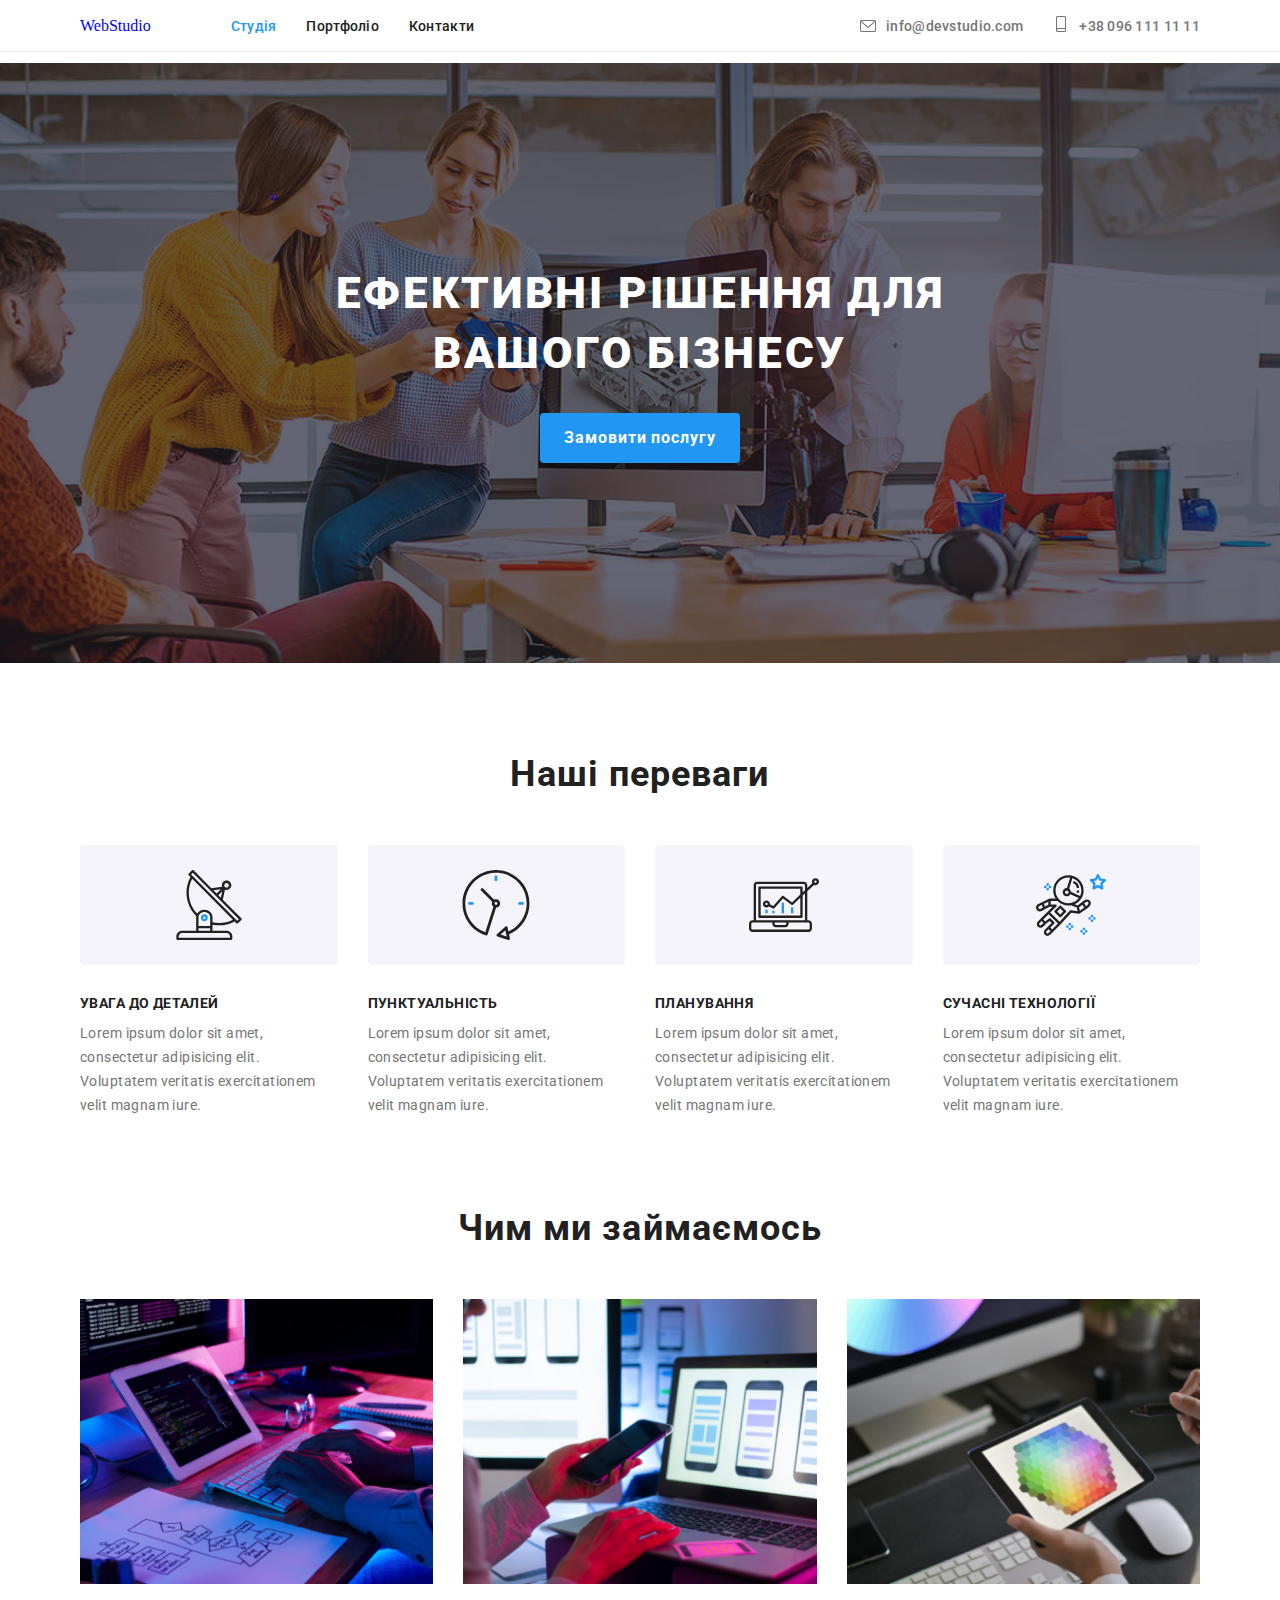
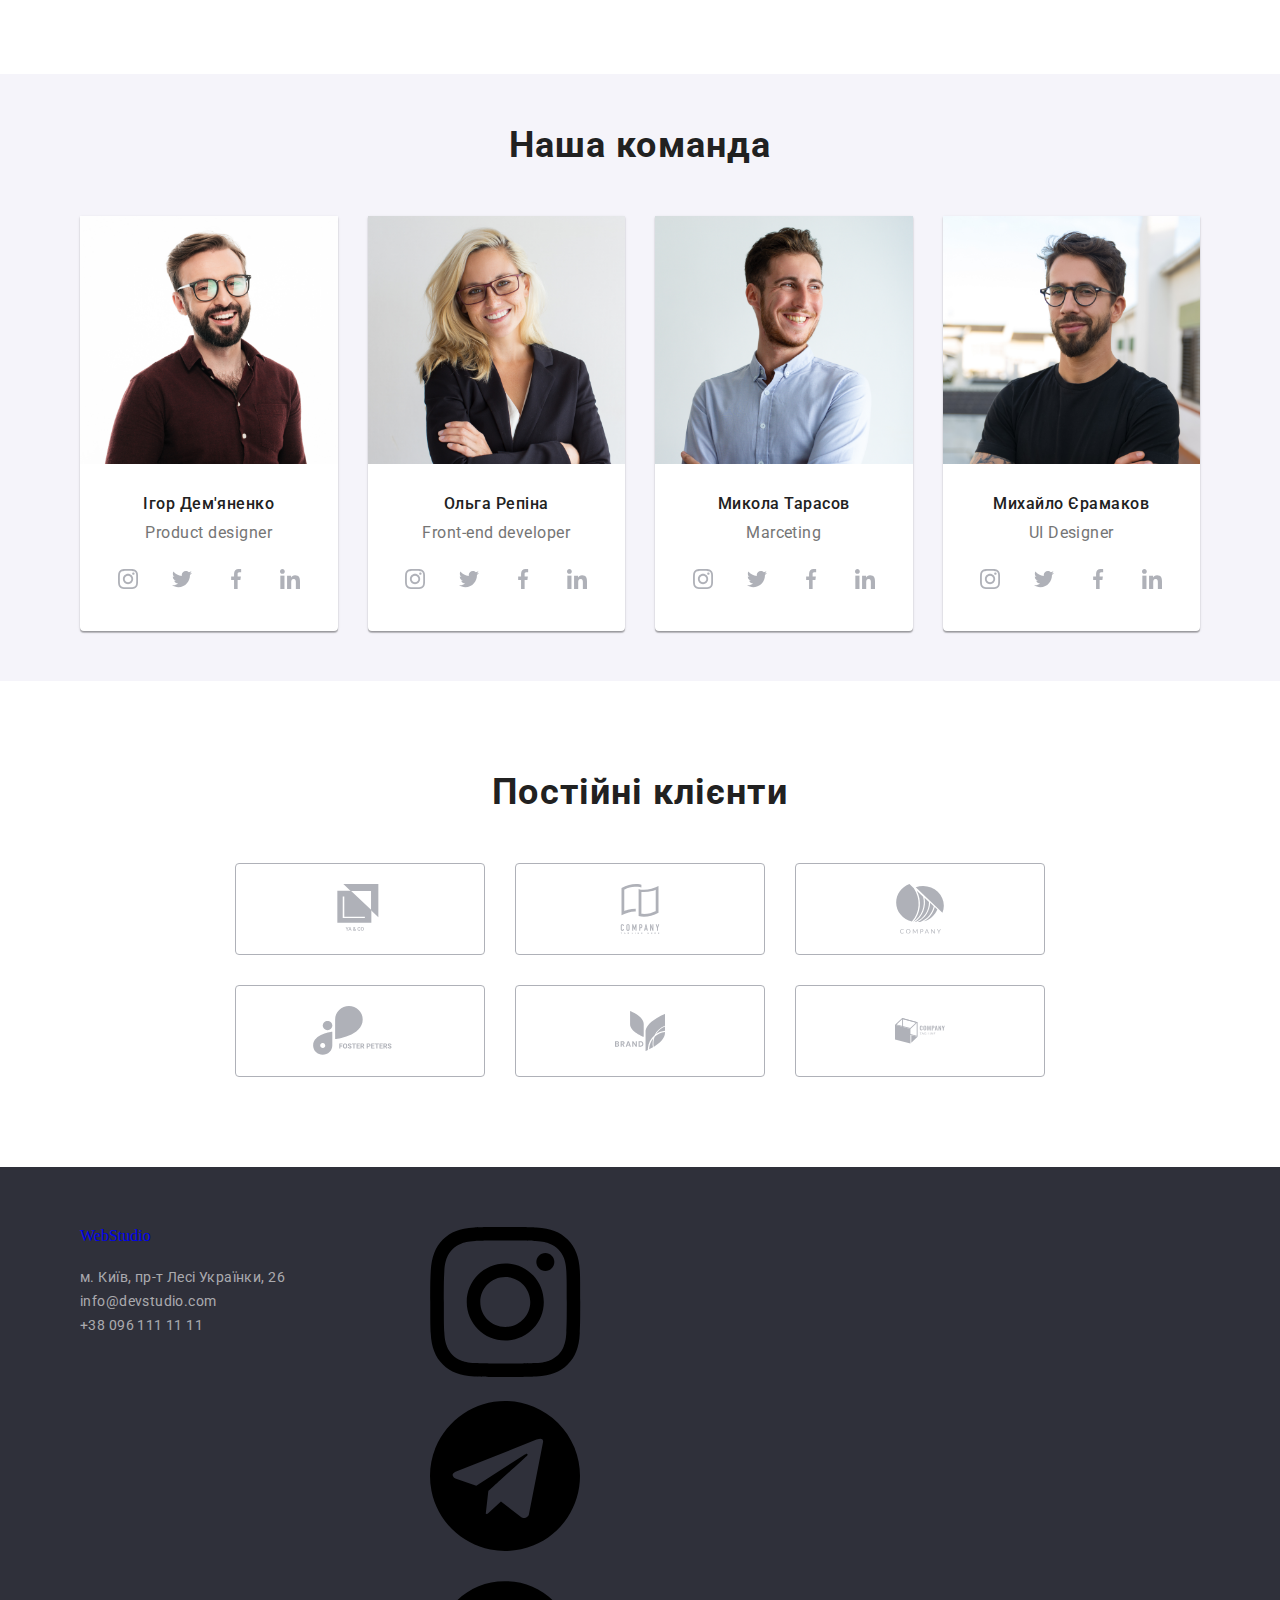
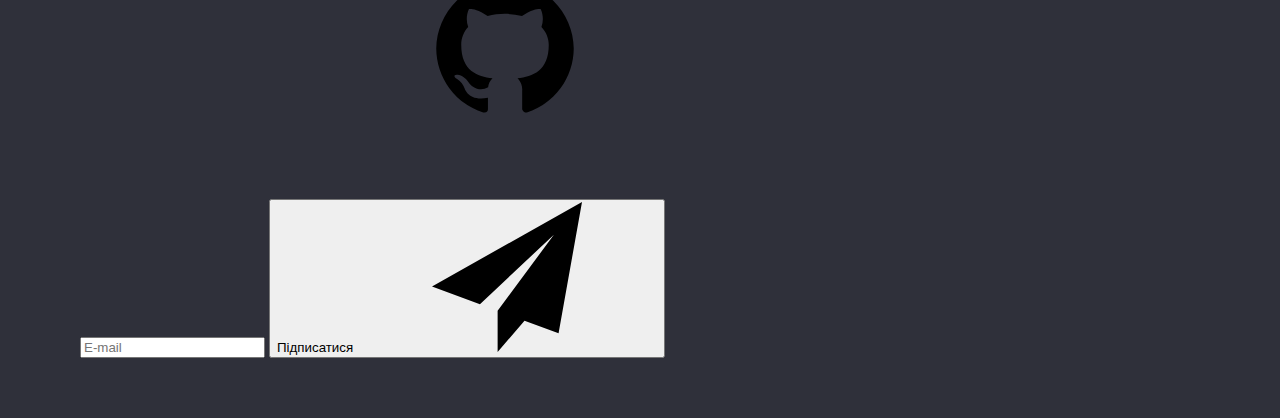
<file: index.html>
<!DOCTYPE html>
<html lang="en">
<head>
    <meta charset="UTF-8">
    <meta http-equiv="X-UA-Compatible" content="IE=edge">
    <meta name="viewport" content="width=device-width, initial-scale=1.0">
    <title>WebStudio</title>
    <link rel="preconnect" href="https://fonts.googleapis.com">
    <link rel="preconnect" href="https://fonts.gstatic.com" crossorigin>
    <link href="https://fonts.googleapis.com/css2?family=Raleway:wght@700&family=Roboto:wght@400;500;700&display=swap" rel="stylesheet">
    <link rel="icon" href="./photos-studio/logo1.ico">
    <link rel="stylesheet" href="./css/main.css">
    <link rel="stylesheet" href="https://cdnjs.cloudflare.com/ajax/libs/font-awesome/5.11.2/css/all.min.css">
</head>
<body>
    <div class="wrapper">
        <header>
            <div class="container">
                <div class="header-nav">
                    <a href="#" class="logo"><span class="web">Web</span><span class="studio">Studio</span></a>
                    <div class="header-nav-item">
                        <a href="./index.html" active>Студія</a>
                        <a href="./portfolio.html">Портфоліо</a>
                        <a href="#">Контакти</a>
                    </div>
                </div>
                <div class="header-contacts">
                    <div class="header-contacts-item">
                        <svg class="email"><use href="./symbol-defs.svg#icon-email"></use><a href="mailto:info@devstudio.com"></a></svg>
                        <a href="mailto:info@devstudio.com">info@devstudio.com</a>
                    </div>
                    <div class="header-contacts-item">
                        <a href="tel: +38 096 111 11 11"><svg class="smartphone"><use href="./symbol-defs.svg#icon-smartphone"></use></svg></a>
                        <a href="tel: +38 096 111 11 11">+38 096 111 11 11</a>
                    </div>
                </div>
                <div class="menu-btn">
                    <span class="menu-btn-line"></span>
                    <span class="menu-btn-line"></span>
                    <span class="menu-btn-line"></span>
                </div>
                <div class="menu">
                    <div class="menu-navigation">
                        <a href="./index.html" active>Студія</a>
                        <a href="./portfolio.html">Портфоліо</a>
                        <a href="#">Контакти</a>
                    </div>
                    <div class="menu-contacts">
                        <div class="menu-contacts-item">
                            <a href="tel: +38 096 111 11 11">+38 096 111 11 11</a>
                            <a href="mailto:info@devstudio.com">info@devstudio.com</a>
                        </div>
                        <div class="menu-soc-media">
                            <a href="#">Instagram</a>
                            <div class="vl"></div>
                            <a href="#">Twitter</a>
                            <div class="vl"></div>
                            <a href="#">Facebook</a>
                            <div class="vl"></div>
                            <a href="#">LinkedIn</a>
                        </div>
                    </div>
                </div>
            </div>
        </header>
        <main>
            <section class="hero">
                <div class="container">
                    <h1>Ефективні рішення для вашого бізнесу</h1>
                    <button id="open-modal-btn" class="service" type="submit">Замовити послугу</button>
                </div>
            </section>
            <section class="benefits">
                <div class="container">
                    <h3>Наші переваги</h3>
                    <div class="benefits-list">
                        <div class="benefits-item">
                            <div class="benefits-item-icon">
                                <svg><use href="./symbol-defs.svg#icon-antenna"></use></svg>
                            </div>
                            <div class="benefits-item-text">
                                <h4>Увага до деталей</h4>
                                <p>Lorem ipsum dolor sit amet, consectetur adipisicing elit. 
                                    Voluptatem veritatis exercitationem velit magnam iure.
                                </p>
                            </div>
                        </div>
                        <div class="benefits-item">
                            <div class="benefits-item-icon">
                                <svg><use href="./symbol-defs.svg#icon-clock"></use></svg>
                            </div>
                            <div class="benefits-item-text">
                                <h4>Пунктуальність</h4>
                                <p>Lorem ipsum dolor sit amet, consectetur adipisicing elit. 
                                    Voluptatem veritatis exercitationem velit magnam iure.
                                </p>
                            </div>
                        </div>
                        <div class="benefits-item">
                            <div class="benefits-item-icon">
                                <svg><use href="./symbol-defs.svg#icon-diagram"></use></svg>
                            </div>
                            <div class="benefits-item-text">
                                <h4>Планування</h4>
                                <p>Lorem ipsum dolor sit amet, consectetur adipisicing elit. 
                                    Voluptatem veritatis exercitationem velit magnam iure.
                                </p>
                            </div>
                        </div>
                        <div class="benefits-item">
                            <div class="benefits-item-icon">
                                <svg><use href="./symbol-defs.svg#icon-astronaut"></use></svg>
                            </div>
                            <div class="benefits-item-text">
                                <h4>Сучасні технології</h4>
                                <p>Lorem ipsum dolor sit amet, consectetur adipisicing elit. 
                                    Voluptatem veritatis exercitationem velit magnam iure.
                                </p>
                            </div>
                        </div>
                    </div>
                </div>
            </section>
            <section class="activity">
                <div class="container">
                    <h3>Чим ми займаємось</h3>
                    <div class="activity-list">
                        <div class="activity-item">
                            <img src="./photos-studio/box-1.png" alt="Dekstop apps">
                            <div class="overflow-act">Десктопні застосунки</div>
                        </div>
                        <div class="activity-item">
                            <img src="./photos-studio/box-2.png" alt="Mobile apps">
                            <div class="overflow-act">Мобільні застосунки</div>
                        </div>
                        <div class="activity-item">
                            <img src="./photos-studio/box-3.png" alt="Design solutions">
                            <div class="overflow-act">Дизайнерські рішення</div>
                        </div>
                    </div>
                </div>
            </section>
            <section class="team">
                <div class="container">
                    <h3 class="our-team">Наша команда</h3>
                    <div class="members">
                        <div class="member">
                            <img src="./photos-studio/member-1.png" alt="Ігор Дем'яненко">
                            <div class="member-text">
                                <h4>Ігор Дем'яненко</h4>
                                <p>Product designer</p>
                            </div>
                            <div class="member-media">
                                <a href="#"><svg><use href="./symbol-defs.svg#icon-instagram"></use></svg></a>
                                <a href="#"><svg><use href="./symbol-defs.svg#icon-twitter"></use></svg></a>
                                <a href="#"><svg><use href="./symbol-defs.svg#icon-facebook"></use></svg></a>
                                <a href="#"><svg><use href="./symbol-defs.svg#icon-linkedin"></use></svg></a>
                            </div>
                        </div>
                        <div class="member">
                            <img src="./photos-studio/member-2.png" alt="Ольга Репіна">
                            <div class="member-text">
                                <h4>Ольга Репіна</h4>
                                <p>Front-end developer</p>
                            </div>
                            <div class="member-media">
                                <a href="#"><svg><use href="./symbol-defs.svg#icon-instagram"></use></svg></a>
                                <a href="#"><svg><use href="./symbol-defs.svg#icon-twitter"></use></svg></a>
                                <a href="#"><svg><use href="./symbol-defs.svg#icon-facebook"></use></svg></a>
                                <a href="#"><svg><use href="./symbol-defs.svg#icon-linkedin"></use></svg></a>
                            </div>
                        </div>
                        <div class="member">
                            <img src="./photos-studio/member-3.png" alt="Микола Тарасов">
                            <div class="member-text">
                                <h4>Микола Тарасов</h4>
                                <p>Marceting</p>
                            </div>
                            <div class="member-media">
                                <a href="#"><svg><use href="./symbol-defs.svg#icon-instagram"></use></svg></a>
                                <a href="#"><svg><use href="./symbol-defs.svg#icon-twitter"></use></svg></a>
                                <a href="#"><svg><use href="./symbol-defs.svg#icon-facebook"></use></svg></a>
                                <a href="#"><svg><use href="./symbol-defs.svg#icon-linkedin"></use></svg></a>
                            </div>
                        </div>
                        <div class="member">
                            <img src="./photos-studio/member-4.png" alt="Михайло Єрамаков">
                            <div class="member-text">
                                <h4>Михайло Єрамаков</h4>
                                <p>UI Designer</p>           
                            </div>
                            <div class="member-media">
                                <a href="#"><svg><use href="./symbol-defs.svg#icon-instagram"></use></svg></a>
                                <a href="#"><svg><use href="./symbol-defs.svg#icon-twitter"></use></svg></a>
                                <a href="#"><svg><use href="./symbol-defs.svg#icon-facebook"></use></svg></a>
                                <a href="#"><svg><use href="./symbol-defs.svg#icon-linkedin"></use></svg></a>
                            </div>
                        </div>
                    </div>
                </div>
            </section>
            <section class="clients">
                <div class="container">
                    <h3>Постійні клієнти</h3>
                    <div class="clients-list">
                        <div class="clietns-item"><svg><use href="./symbol-defs.svg#icon-ya-co"></use></svg></div>
                        <div class="clietns-item"><svg><use href="./symbol-defs.svg#icon-tagline"></use></svg></div>
                        <div class="clietns-item"><svg><use href="./symbol-defs.svg#icon-company"></use></svg></div>
                        <div class="clietns-item"><svg><use href="./symbol-defs.svg#icon-foster-peters"></use></svg></div>
                        <div class="clietns-item"><svg><use href="./symbol-defs.svg#icon-brand"></use></svg></div>
                        <div class="clietns-item"><svg><use href="./symbol-defs.svg#icon-company-tagline"></use></svg></div>
                    </div>
                </div>
            </section>
        </main>
        <footer>
            <div class="container">
                <div class="footer-contacts">
                    <a href="#" class="logo"><span class="web">Web</span><span class="studio">Studio</span></a>
                    <div class="footer-contacts-text">
                        <a href="">м. Київ, пр-т Лесі Українки, 26</a>
                        <a href="mailto:info@devstudio.com">info@devstudio.com</a>
                        <a href="tel: +38 096 111 11 11">+38 096 111 11 11</a>
                    </div>
                </div>
                <div class="footer-media">
                    <a href="#"><svg><use href="./symbol-defs.svg#icon-instagram"></use></svg></a>
                                <a href="#"><svg><use href="./symbol-defs.svg#icon-telegram"></use></svg></a>
                                <a href="#"><svg><use href="./symbol-defs.svg#icon-github"></use></svg></a>
                </div>
                <div class="footer-media">
                    <form>
                        <input type="email" pattern="[a-z0-9._%+-]+@[a-z0-9.-]+.[a-z]{2,4}" placeholder="E-mail">
                        <button type="submit">Підписатися <svg><use href="./symbol-defs.svg#icon-send"></use></svg></button>
                    </form>
                </div>
            </div>
        </footer>
        <div class="modal" id="my-modal">
            <div class="modal__box">
                <button class="modal__close-btn" id="close-my-modal-btn">
                    <svg><use href="symbol-defs.svg#icon-cross"></use></svg>
                </button>
                <h3>Залиште свої дані, ми вам зателефонуємо</h3>
                <form action="#" class="modal-form" id="modal-form">
                    <div class="form-item">
                        <label for="formName">Ім'я</label>
                        <input 
                            id="formName" 
                            type="text" 
                            name="name" 
                            class="_req" 
                            pattern="^[a-zA-Zа-яА-Я]+(([' -][a-zA-Zа-яА-Я ])?[a-zA-Zа-яА-Я]*)*$"
                            required
                        >
                    </div>
                    <div class="form-item">
                        <label for="formNumber">Телефон</label>
                        <input 
                            id="formNumber" 
                            type="tel" 
                            name="tel" 
                            class="_req"
                            pattern="\+?\d{1,4}?[-.\s]?\(?\d{1,3}?\)?[-.\s]?\d{1,4}[-.\s]?\d{1,4}[-.\s]?\d{1,9}"
                            required
                        >
                    </div>
                    <div class="form-item">
                        <label for="formEmail">Пошта</label>
                        <input 
                            id="formEmail"  
                            name="email" 
                            class="_req_email" 
                            pattern="[a-z0-9._%+-]+@[a-z0-9.-]+.[a-z]{2,4}"
                            required
                        >
                    </div>
                    <div class="form-item">
                        <label for="formMessage">Коментарі</label>
                        <textarea id="formMessage" name="message" placeholder="Введіть текст"></textarea>
                    </div>
                    <div class="form-item-check">
                        <input id="formAgreement" type="checkbox" class="checkbox-input _req" name="agreement"/>
                        <label for="formAgreement" class="checkbox-label"><span>Погоджуюсь з розсилкою і приймаю <a href="#">Умови договору</a></span></label>
                    </div>
                    <button type="submit" class="send" id="close-modal-btn">Надіслати</button>
                </form>    
            </div>
        </div>
    </div>
    <script src="./script.js"></script>
</body>
</html>
</file>
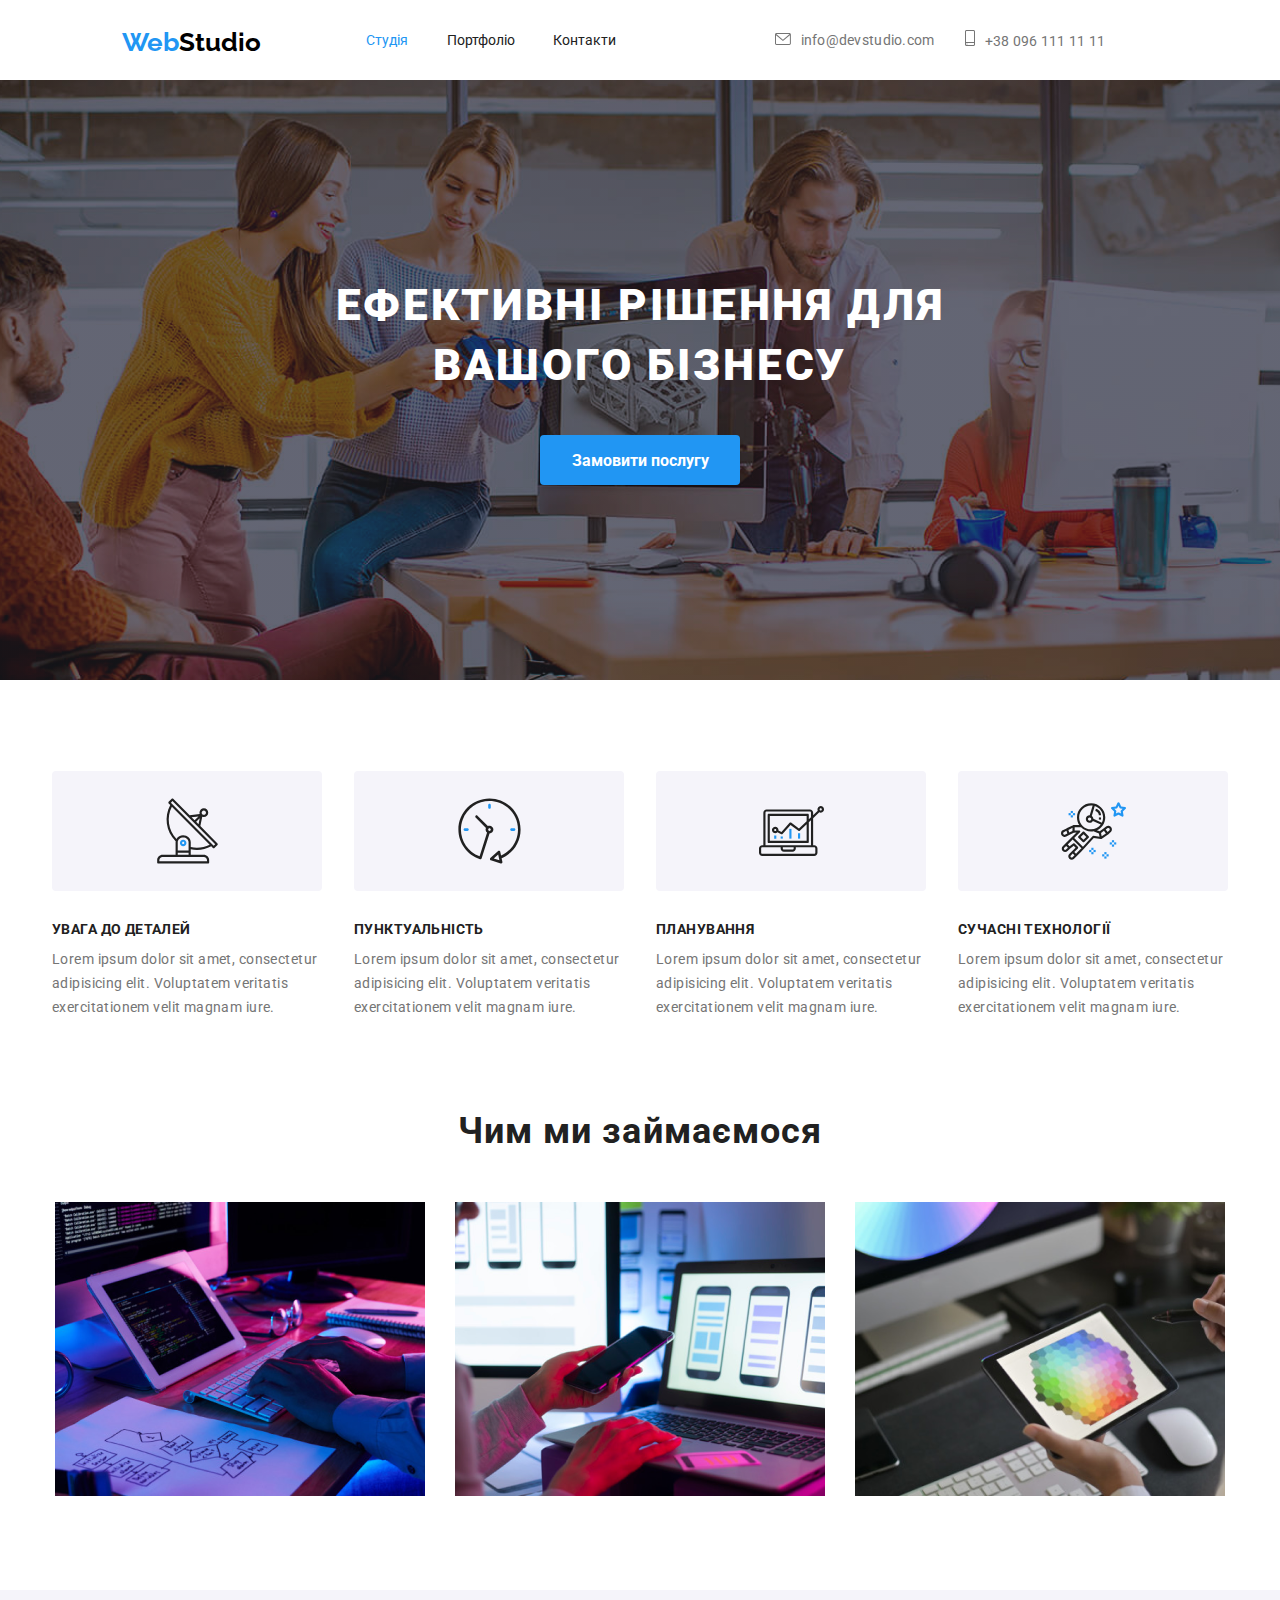
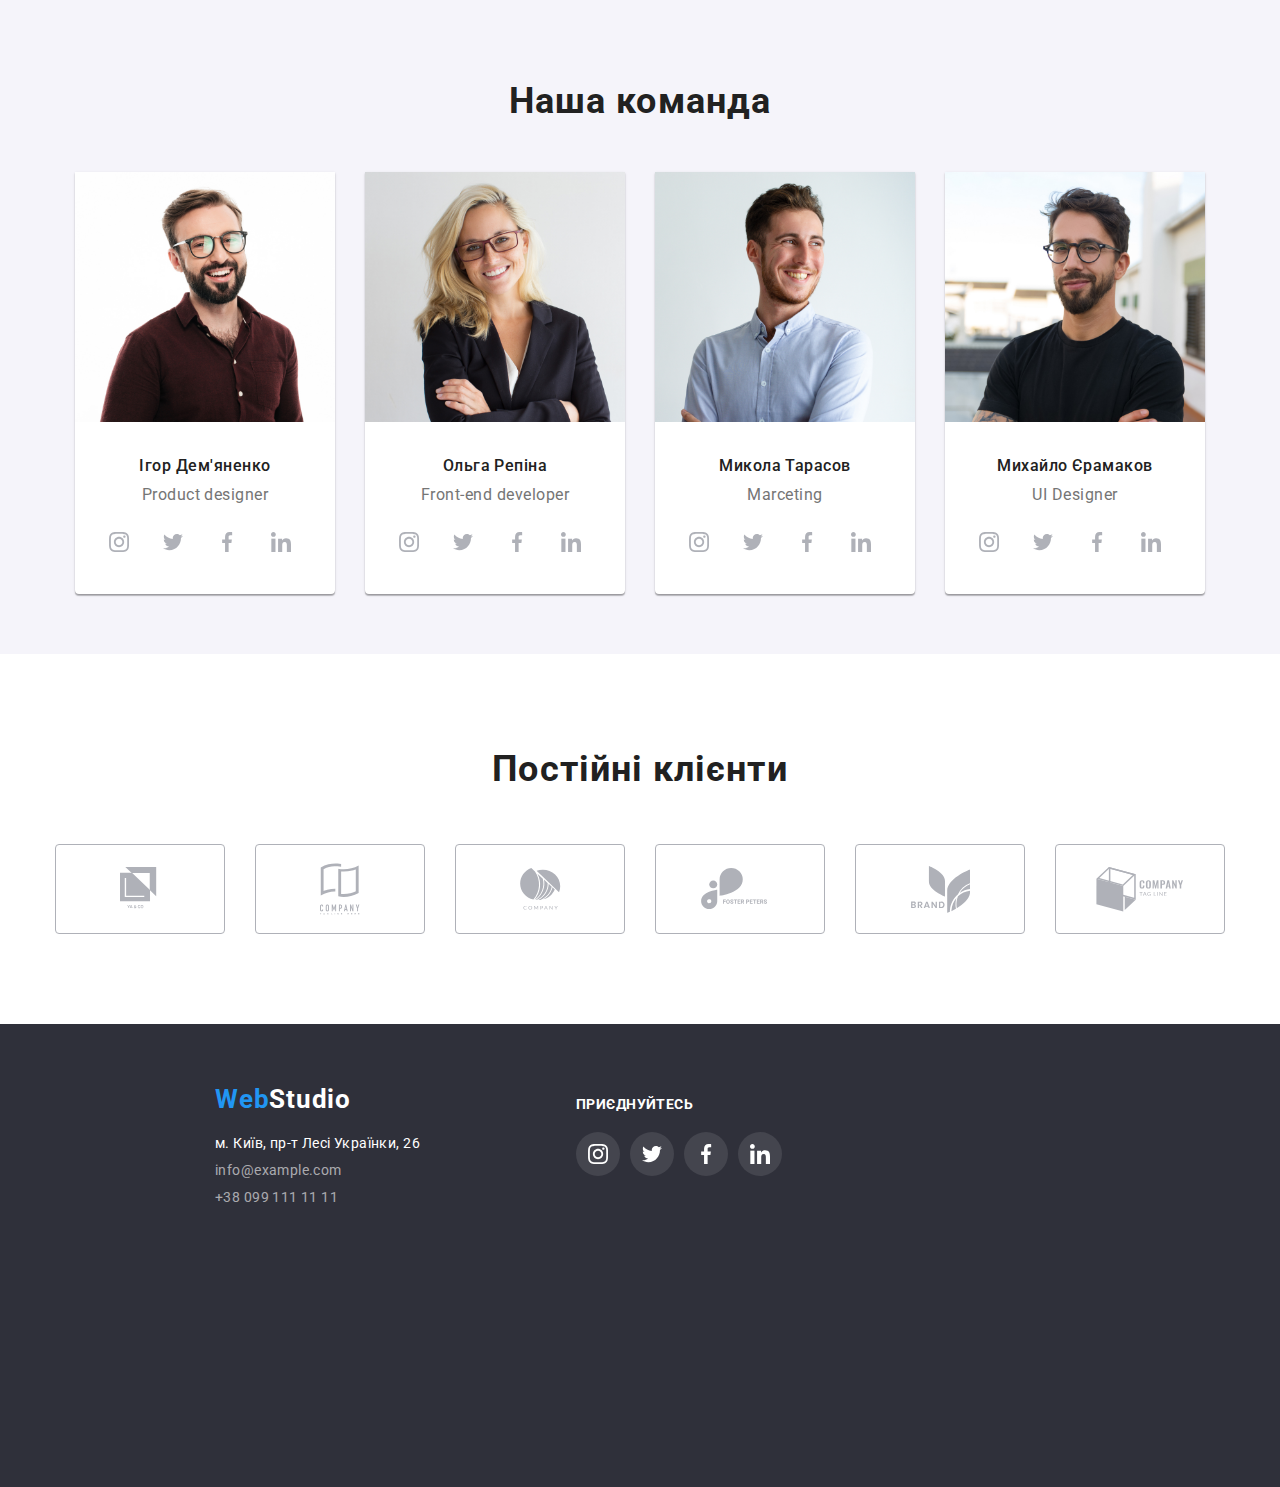
<file: page-1/index.html>
<!DOCTYPE html>
<html lang="en">
<head>
    <meta charset="UTF-8">
    <meta http-equiv="X-UA-Compatible" content="IE=edge">
    <meta name="viewport" content="width=device-width, initial-scale=1.0">
    <title>WebStudio</title>
    <link rel="stylesheet" href="style.css">
    <link rel="stylesheet" href="adaptive.css">
    <link rel="preconnect" href="https://fonts.googleapis.com">
    <link rel="preconnect" href="https://fonts.gstatic.com" crossorigin>
    <link href="https://fonts.googleapis.com/css2?family=Raleway:wght@700&family=Roboto:wght@400;500;700&display=swap" rel="stylesheet">
    <link rel="icon" href="./img-page-1/icon_2.ico">
</head>
<body>
    <header class="page-header">
        <div class="container">
            <h1><a href="#" class="logo"><span class="web">Web</span><span class="studio">Studio</span></a></h1>
            <nav>
                <a href="/page-2/"><svg class="icon icon-menu"><use href="./symbol-defs.svg#icon-menu"></use></svg></a>
                <ul class="nav_menu">
                    <li><a href="#" class="page-studio">Студія</a></li>
                    <li><a href="/page-2/">Портфоліо</a></li>
                    <li><a href="#">Контакти</a></li>
                </ul>
            </nav>
            <div class="nav_2">
                <ul class="contacts">
                    <li>
                        <a href="mailto:info@devstudio.com"><svg class="envelope">
                            <use href="./symbol-defs.svg#icon-envelope"></use>
                        </svg>info@devstudio.com</a>
                    </li>
                    <li>
                        <a href="tel: +38 096 111 11 11"><svg class="smartphone">
                            <use href="./symbol-defs.svg#icon-smartphone"> </use>
                        </svg>+38 096 111 11 11</a>
                    </li>
                </ul>
            </div>
        </div>
    </header>
    <main>
        <section class="hero">
            <p>Ефективні рішення для вашого бізнесу</p>
            <button class="started"><a href="#">Замовити послугу</a></button>
        </section>
        <table class="first_table">
        <tr>
            <td>
                <div>
                    <svg><use href="./symbol-defs.svg#icon-antenna"></use></svg>
                </div>
                <h4>Увага до деталей</h4>
                <p>Lorem ipsum dolor sit amet, consectetur adipisicing elit. Voluptatem veritatis exercitationem velit magnam iure.</p>
            </td>
            <td>
                <div>
                    <svg><use href="./symbol-defs.svg#icon-clock"></use></svg>
                </div>
                <h4>Пунктуальність</h4>
                <p>Lorem ipsum dolor sit amet, consectetur adipisicing elit. Voluptatem veritatis exercitationem velit magnam iure.</p>
            </td>
            <td>
                <div>
                    <svg><use href="./symbol-defs.svg#icon-diagram"></use></svg>
                </div>
                <h4>Планування</h4>
                <p>Lorem ipsum dolor sit amet, consectetur adipisicing elit. Voluptatem veritatis exercitationem velit magnam iure.</p>
            </td>
            <td>
                <div>
                    <svg><use href="./symbol-defs.svg#icon-astronaut"></use></svg>
                </div>
                <h4>Сучасні технології</h4>
                <p>Lorem ipsum dolor sit amet, consectetur adipisicing elit. Voluptatem veritatis exercitationem velit magnam iure.</p>
            </td>
        </tr>
        </table>
        <h2 class="f_h2">Чим ми займаємося</h2>
        <ul class="photo_ul">
            <li><img src="./img-page-1/img.png" alt="photo_1"></li>
            <li><img src="./img-page-1/img(1).png" alt="photo_2"></li>
            <li><img src="./img-page-1/img(2).png" alt="photo_3"></li>
        </ul>
        <section class="team">
            <h2 class="our_team">Наша команда</h2>
            <div class="members">
                <div class="member">
                    <img src="./img-page-1/member_1.jpg" alt="member_1">
                    <h4>Ігор Дем'яненко</h4>
                    <p>Product designer</p>
                    <ul>
                        <li><a href=""><div><svg><use href="./symbol-defs.svg#icon-instagram"></use></svg></div></a></li>
                        <li><a href=""><div><svg><use href="./symbol-defs.svg#icon-twitter"></use></svg></div></a></li>
                        <li><a href=""><div><svg><use href="./symbol-defs.svg#icon-facebook"></use></svg></div></a></li>
                        <li><a href=""><div><svg><use href="./symbol-defs.svg#icon-linkedin"></use></svg></div></a></li>
                    </ul>
                </div>
                <div class="member">
                    <img src="./img-page-1/member_2.jpg" alt="member_2">
                    <h4>Ольга Репіна</h4>
                    <p>Front-end developer</p>
                    <ul>
                        <li><a href=""><div><svg><use href="./symbol-defs.svg#icon-instagram"></use></svg></div></a></li>
                        <li><a href=""><div><svg><use href="./symbol-defs.svg#icon-twitter"></use></svg></div></a></li>
                        <li><a href=""><div><svg><use href="./symbol-defs.svg#icon-facebook"></use></svg></div></a></li>
                        <li><a href=""><div><svg><use href="./symbol-defs.svg#icon-linkedin"></use></svg></div></a></li>
                    </ul>
                </div>
                <div class="member">
                    <img src="./img-page-1/member_3.jpg" alt="member_3">
                    <h4>Микола Тарасов</h4>
                    <p>Marceting</p>
                    <ul>
                        <li><a href=""><div><svg><use href="./symbol-defs.svg#icon-instagram"></use></svg></div></a></li>
                        <li><a href=""><div><svg><use href="./symbol-defs.svg#icon-twitter"></use></svg></div></a></li>
                        <li><a href=""><div><svg><use href="./symbol-defs.svg#icon-facebook"></use></svg></div></a></li>
                        <li><a href=""><div><svg><use href="./symbol-defs.svg#icon-linkedin"></use></svg></div></a></li>
                    </ul>
                </div>
                <div class="member">
                    <img src="./img-page-1/member_4.jpg" alt="member_4">
                    <h4>Михайло Єрамаков</h4>
                    <p>UI Designer</p>
                    <ul>
                        <li><a href=""><div><svg><use href="./symbol-defs.svg#icon-instagram"></use></svg></div></a></li>
                        <li><a href=""><div><svg><use href="./symbol-defs.svg#icon-twitter"></use></svg></div></a></li>
                        <li><a href=""><div><svg><use href="./symbol-defs.svg#icon-facebook"></use></svg></div></a></li>
                        <li><a href=""><div><svg><use href="./symbol-defs.svg#icon-linkedin"></use></svg></div></a></li>
                    </ul>
                </div>
            </div>
        </section>
        <section class="clients">
            <h2>Постійні клієнти</h2>
            <ul>
                <li><div><svg><use href="./symbol-defs.svg#icon-logo-1"></use></svg></div></li>
                <li><div><svg><use href="./symbol-defs.svg#icon-logo-2"></use></svg></div></li>
                <li><div><svg><use href="./symbol-defs.svg#icon-logo-3"></use></svg></div></li>
                <li><div><svg><use href="./symbol-defs.svg#icon-logo-4"></use></svg></div></li>
                <li><div><svg><use href="./symbol-defs.svg#icon-logo-5"></use></svg></div></li>
                <li><div><svg><use href="./symbol-defs.svg#icon-logo-6"></use></svg></div></li>
            </ul>
        </section>
    </main>
    <footer>
        <section class="top_footer">
            <div class="adress">
                <h2><a href="#" class="web_studio"><span class="web_2">Web</span><span class="studio_2">Studio</span></a></h2>
                <ul>
                    <li><a href="https://goo.gl/maps/NBTQYA7hTSm3MmDB7" class="place">м. Київ, пр-т Лесі Українки, 26</a></li>
                    <li><a href="mailto:info@example.com" class="email">info@example.com</a></li>
                    <li><a href="tel:+38 099 111 11 11" class="tel">+38 099 111 11 11</a></li>
                </ul>
            </div>
            <div class="media">
                <h4>Приєднуйтесь</h4>
                <ul>
                    <li><a href=""><div><svg><use href="./symbol-defs.svg#icon-instagram"></use></svg></div></a></li>
                    <li><a href=""><div><svg><use href="./symbol-defs.svg#icon-twitter"></use></svg></div></a></li>
                    <li><a href=""><div><svg><use href="./symbol-defs.svg#icon-facebook"></use></svg></div></a></li>
                    <li><a href=""><div><svg><use href="./symbol-defs.svg#icon-linkedin"></use></svg></div></a></li>
                </ul>
            </div>
        </section>
        <section class="bottom_footer">
            <h4>Підпишіться на розсилку</h4>
            <div class="d1">
                <form>
                    <input type="email" pattern=".+@globex\.com" placeholder="E-mail">
                    <button type="submit" class="btn-1">Підписатися <svg><use href="./symbol-defs.svg#icon-telegram"></use></svg></button>
                </form>
            </div>
        </section>
    </footer>
</body>
</html>
</file>
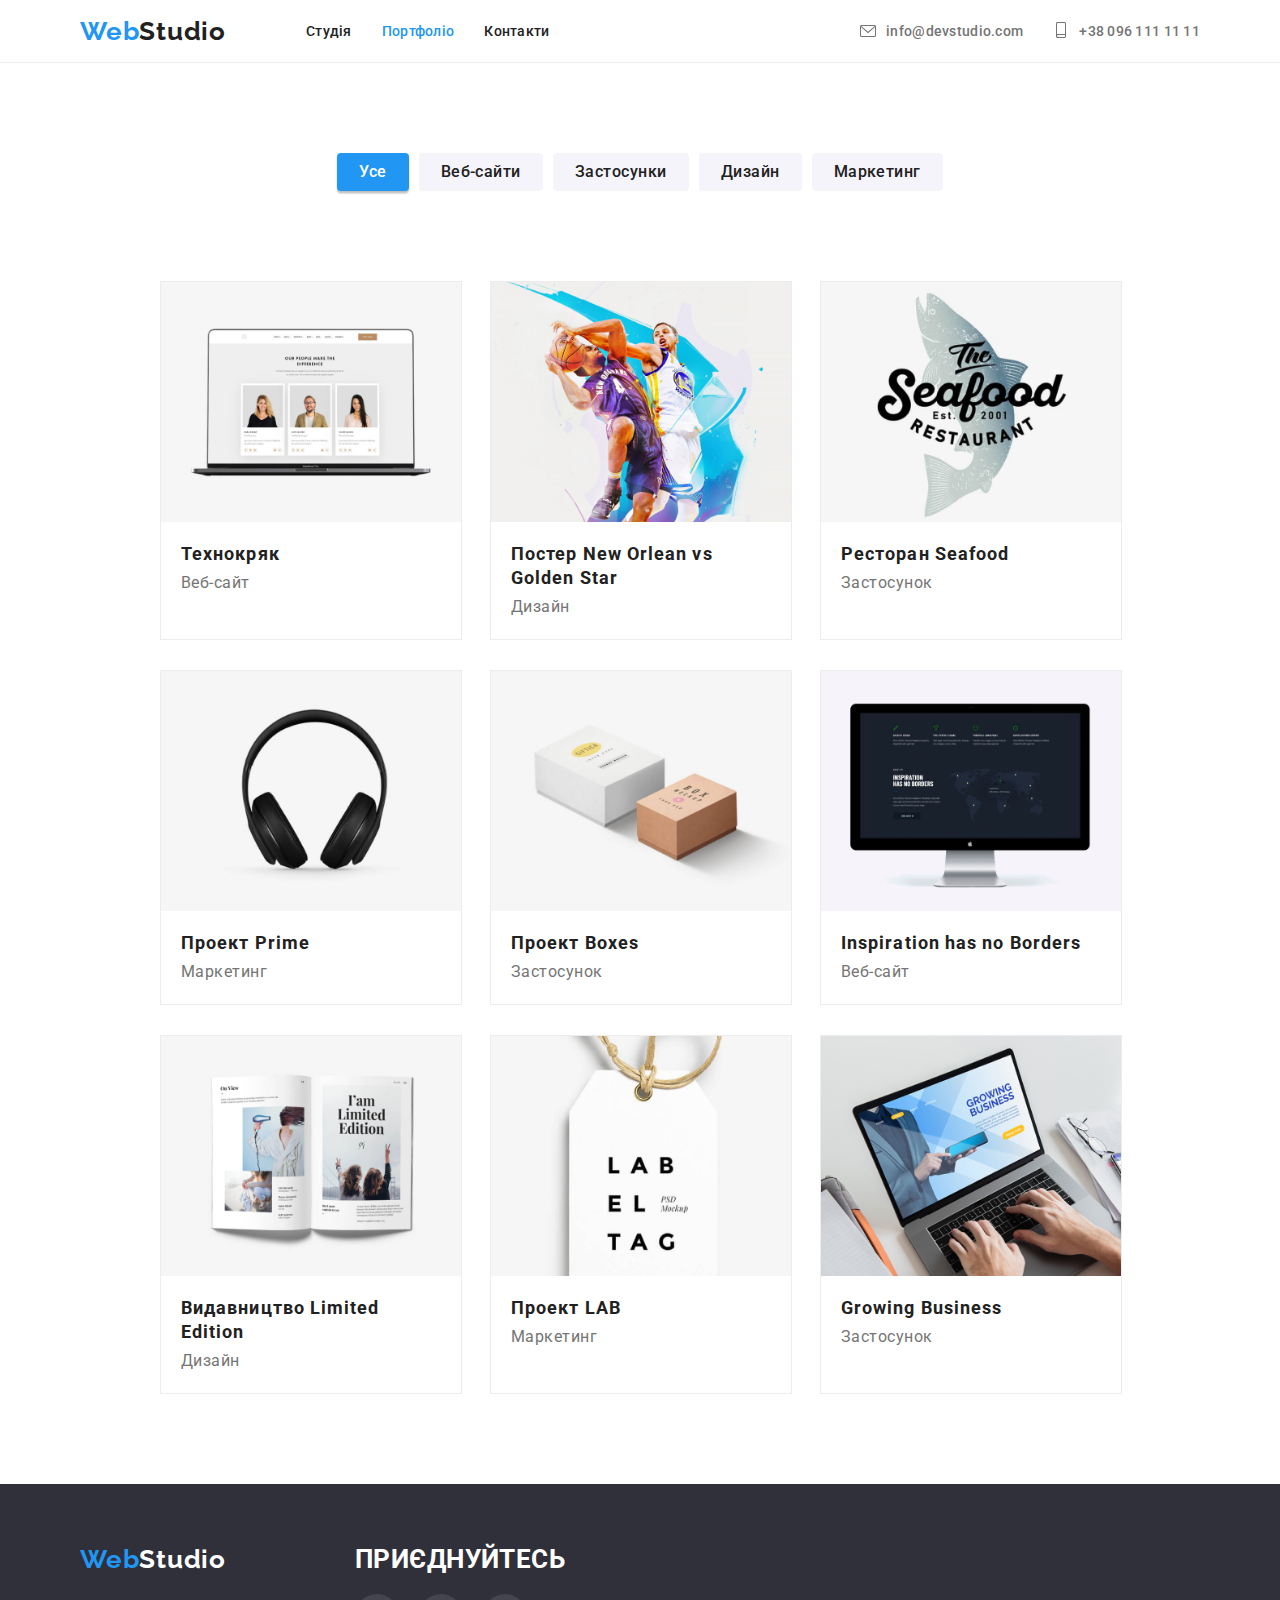
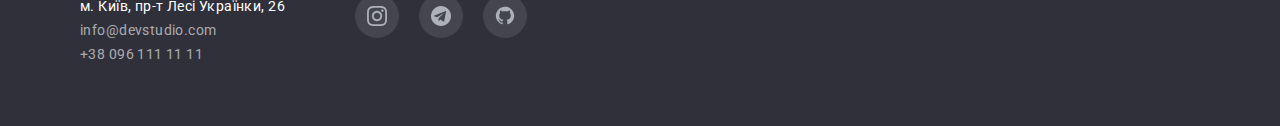
<file: portfolio.html>
<!DOCTYPE html>
<html lang="en">
<head>
    <meta charset="UTF-8">
    <meta http-equiv="X-UA-Compatible" content="IE=edge">
    <meta name="viewport" content="width=device-width, initial-scale=1.0">
    <title>Portfolio</title>
    <link rel="preconnect" href="https://fonts.googleapis.com">
    <link rel="preconnect" href="https://fonts.gstatic.com" crossorigin>
    <link href="https://fonts.googleapis.com/css2?family=Raleway:wght@700&family=Roboto:wght@400;500;700&display=swap" rel="stylesheet">
    <link rel="icon" href="./photos-studio/logo1.ico">
    <link rel="stylesheet" href="./css/main.css">
</head>
<body>
    <div class="wrapper">
        <header>
            <div class="container">
                <div class="header-nav">
                    <a href="#" class="logo-header"><span class="web">Web</span><span class="studio">Studio</span></a>
                    <div class="header-nav-item">
                        <a href="./index.html">Студія</a>
                        <a href="./portfolio.html" active>Портфоліо</a>
                        <a href="#footer-contacts">Контакти</a>
                    </div>
                </div>
                <div class="header-contacts">
                    <div class="header-contacts-item">
                        <svg class="email"><use href="./symbol-defs.svg#icon-email"></use><a href="mailto:info@devstudio.com"></a></svg>
                        <a href="mailto:info@devstudio.com">info@devstudio.com</a>
                    </div>
                    <div class="header-contacts-item">
                        <a href="tel: +38 096 111 11 11"><svg class="smartphone"><use href="./symbol-defs.svg#icon-smartphone"></use></svg></a>
                        <a href="tel: +38 096 111 11 11">+38 096 111 11 11</a>
                    </div>
                </div>
                <div class="menu-btn">
                    <span class="menu-btn-line"></span>
                    <span class="menu-btn-line"></span>
                    <span class="menu-btn-line"></span>
                </div>
                <div class="menu">
                    <div class="menu-navigation">
                        <a href="./index.html" active>Студія</a>
                        <a href="./portfolio.html">Портфоліо</a>
                        <a href="#footer-contacts">Контакти</a>
                    </div>
                    <div class="menu-contacts">
                        <div class="menu-contacts-item">
                            <a href="tel: +38 096 111 11 11">+38 096 111 11 11</a>
                            <a href="mailto:info@devstudio.com">info@devstudio.com</a>
                        </div>
                        <div class="menu-soc-media">
                            <a href="#">Instagram</a>
                            <div class="vl"></div>
                            <a href="#">Twitter</a>
                            <div class="vl"></div>
                            <a href="#">Facebook</a>
                            <div class="vl"></div>
                            <a href="#">LinkedIn</a>
                        </div>
                    </div>
                </div>
            </div>
        </header>
        <main>
            <section class="products-filter">
                <div class="container">
                    <ul class="filter-list">
                        <li class="filter-list-item filter-item-active" data-id="all">Усе</li>
                        <li class="filter-list-item" data-id="web-site">Веб-сайти</li>
                        <li class="filter-list-item" data-id="application">Застосунки</li>
                        <li class="filter-list-item" data-id="design">Дизайн</li>
                        <li class="filter-list-item" data-id="marketing">Маркетинг</li> 
                    </ul> 
                </div>
            </section>
            <section class="products-list">
                <div class="container">
                    <div class="product web-site">
                        <img src="./photos-portfolio/img-1.png" alt="Технокряк">
                        <div class="product-text">
                            <h4>Технокряк</h4>
                            <p>Веб-сайт</p>
                        </div>
                        <div class="product-overflow">
                            Технокрик це сучасний майданчик поширення коронавірусу. 
                            Компанії використовують цю платформу для цифрового шпигунства та атак на захищені сервери конкурентів.
                        </div>
                    </div>
                    <div class="product design">
                        <img src="./photos-portfolio/img-2.png" alt="Постер New Orlean vs Golden Star">
                        <div class="product-text">
                            <h4>Постер New Orlean vs Golden Star</h4>
                            <p>Дизайн</p>
                        </div>
                        <div class="product-overflow">
                            Обидві команди грають у НБА і виступають в Західній конференції.
                        </div>
                    </div>
                    <div class="product application">
                        <img src="./photos-portfolio/img-3.png" alt="Ресторан Seafood">
                        <div class="product-text">
                            <h4>Ресторан Seafood</h4>
                            <p>Застосунок</p>
                        </div>
                        <div class="product-overflow">
                            Різноманітність меню для будь-якого настрою та приводу 
                            - від простоти та звичних рецептів, до витонченості смаків.
                        </div>
                    </div>
                    <div class="product marketing">
                        <img src="./photos-portfolio/img-4.png" alt="Проект Prime">
                        <div class="product-text">
                            <h4>Проект Prime</h4>
                            <p>Маркетинг</p>
                        </div>
                        <div class="product-overflow">
                            Ці навушники дозволяють повною мірою передати всю їхню потужність і стабільність, а також підключитися до двох пристроїв одночасно.
                        </div>
                    </div>
                    <div class="product application">
                        <img src="./photos-portfolio/img-5.png" alt="Проект Boxes">
                        <div class="product-text">
                            <h4>Проект Boxes</h4>
                            <p>Застосунок</p>
                        </div>
                        <div class="product-overflow">
                            Не бійтеся замовляти креативну коробочку - такий варіант пакування анітрохи не гірший, ніж ручне прикрашання подарунка. 
                            Надійність і цілісність упаковок гарантована від виробника.
                        </div>
                    </div>
                    <div class="product web-site">
                        <img src="./photos-portfolio/img-6.png" alt="Inspiration has no Borders">
                        <div class="product-text">
                            <h4>Inspiration has no Borders</h4>
                            <p>Веб-сайт</p>
                        </div>
                        <div class="product-overflow">
                            Lorem ipsum dolor sit amet consectetur adipisicing elit. Vel corporis quos accusantium asperiores praesentium, beatae iste alias perspiciatis nesciunt expedita!
                        </div>
                    </div>
                    <div class="product design">
                        <img src="./photos-portfolio/img-7.png" alt="Видавництво Limited Edition">
                        <div class="product-text">
                            <h4>Видавництво Limited Edition</h4>
                            <p>Дизайн</p>
                        </div>
                        <div class="product-overflow">
                            Наша команда професіоналів, виконає будь-яке ваше бажання. Крім самого дизайну, ми маємо копіювальний центр, тому ласкаво просимо.
                        </div>
                    </div>
                    <div class="product marketing">
                        <img src="./photos-portfolio/img-8.png" alt="Проект LAB">
                        <div class="product-text">
                            <h4>Проект LAB</h4>
                            <p>Маркетинг</p>
                        </div>
                        <div class="product-overflow">
                            Якщо потрібні бирки на ваш продукт, ми зробимо це за найкоротший термін, ручаємось за якість.
                        </div>
                    </div>
                    <div class="product application">
                        <img src="./photos-portfolio/img-9.png" alt="Growing Business">
                        <div class="product-text">
                            <h4>Growing Business</h4>
                            <p>Застосунок</p>
                        </div>
                        <div class="product-overflow">
                            Торгуйте на ходу, коли завгодно. Ви можете стежити за новинами у нашому додатку та клієнта для ПК.
                        </div>
                    </div>
                </div>
            </section>
        </main>
        <footer>
            <div class="container">
                <div class="footer-contacts" id="footer-contacts">
                    <a href="#" class="logo-footer"><span class="web">Web</span><span class="studio">Studio</span></a>
                    <div class="footer-contacts-text">
                        <a href="" class="location">м. Київ, пр-т Лесі Українки, 26</a>
                        <a href="mailto:info@devstudio.com">info@devstudio.com</a>
                        <a href="tel: +38 096 111 11 11">+38 096 111 11 11</a>
                    </div>
                </div>
                <div class="footer-media">
                    <p>Приєднуйтесь</p>
                    <div class="footer-media-icons">
                        <a href="https://www.instagram.com/xrs_qugi/"><svg><use href="./symbol-defs.svg#icon-instagram"></use></svg></a>
                        <a href="https://t.me/xrs_qugi"><svg><use href="./symbol-defs.svg#icon-telegram"></use></svg></a>
                        <a href="https://github.com/xrsQugi"><svg><use href="./symbol-defs.svg#icon-github"></use></svg></a>
                    </div>
                </div>
                <div class="footer-form">
                    <p>Підпишіться на розсилку</p>
                    <form class="footer-form-email">
                        <input 
                            name="email" 
                            class="" 
                            pattern="[a-z0-9._%+-]+@[a-z0-9.-]+.[a-z]{2,4}"
                            required
                            placeholder="E-mail"
                        >
                        <button type="submit" class="subscribe-btn">Підписатися <svg><use href="./symbol-defs.svg#icon-send"></use></svg></button>
                    </form>
                </div>
            </div>
        </footer>
    </div>
    <script src="./js/porfolio.js"></script>
</body>
</html>
</file>
<file: css/main.css>
@charset "UTF-8";
h1,
h2,
h3,
h4,
h5,
h6,
p {
  margin: 0;
  padding: 0;
}

a {
  text-decoration: none;
}

ul {
  list-style: none;
  padding-left: 0;
  margin: 0;
}

html, body {
  margin: 0;
  height: 100%;
  scroll-behavior: smooth;
}

.wrapper {
  min-height: 100%;
  display: flex;
  flex-direction: column;
  overflow: hidden;
}

main {
  display: flex;
  flex-direction: column;
  gap: 90px;
  flex-grow: 1;
}

@media (max-width: 769px) {
  main {
    gap: 60px;
  }
}
.container {
  max-width: 70rem;
  margin: 0 auto;
  padding: 0 2rem;
}

header {
  background-color: #FFFFFF;
  padding: 1rem 0;
  position: fixed;
  top: 0;
  left: 0;
  width: 100%;
  z-index: 10;
  border-bottom: 1px solid #ECECEC;
}
header .container {
  display: flex;
  flex-direction: row;
  justify-content: space-between;
  align-items: center;
}

.header-nav {
  display: flex;
  flex-direction: row;
  align-items: center;
  justify-content: space-around;
  gap: 80px;
}

.logo-header {
  font-size: 26px;
  font-family: Raleway;
  font-style: normal;
  font-weight: 700;
  line-height: normal;
  letter-spacing: 0.78px;
}
.logo-header .web {
  color: #2196F3;
}
.logo-header .studio {
  color: #212121;
}

.header-nav-item {
  display: flex;
  gap: 30px;
}
.header-nav-item a {
  color: #212121;
  font-size: 14px;
  font-family: Roboto;
  font-style: normal;
  font-weight: 500;
  line-height: normal;
  letter-spacing: 0.28px;
  transition: color 0.3s ease-in-out;
}
.header-nav-item a:hover {
  color: #757575;
}
.header-nav-item a[active] {
  color: #2196F3;
}

.header-contacts {
  display: flex;
  gap: 30px;
}

.header-contacts-item {
  display: flex;
  flex-direction: row;
  align-items: center;
  gap: 10px;
}
.header-contacts-item:hover a, .header-contacts-item:hover svg {
  color: #2196F3;
  fill: #2196F3;
}
.header-contacts-item a {
  color: #757575;
  font-size: 14px;
  font-family: Roboto;
  font-style: normal;
  font-weight: 500;
  line-height: normal;
  letter-spacing: 0.28px;
  transition: color 0.3s ease-in-out;
}
.header-contacts-item svg {
  height: 16px;
  width: 16px;
  fill: #757575;
  transition: fill 0.3s ease-in-out;
}

.menu, .menu-btn {
  display: none;
}

@media screen and (max-width: 1000px) {
  .header-contacts {
    display: flex;
    flex-direction: column;
    gap: 10px;
  }
  .logo-header {
    font-size: 24px;
  }
  .logo-header .web, .logo-header .studio {
    color: #212121;
  }
  .header-nav-item {
    gap: 20px;
  }
  .header-nav-item a {
    color: #212121;
    font-size: 14px;
    font-family: Roboto;
    font-style: normal;
    font-weight: 500;
    line-height: normal;
    letter-spacing: 0.28px;
    transition: color 0.3s ease-in-out;
    position: relative;
  }
  .header-nav-item a:after {
    display: block;
    position: absolute;
    top: 2.7rem;
    background-color: #757575;
    border-radius: 4px;
    left: 0;
    width: 0;
    height: 4px;
    content: "";
    transition: all 0.3s ease-out;
  }
  .header-nav-item a:hover:after, .header-nav-item a:focus:after, .header-nav-item a[active]:after {
    background-color: #2196F3;
    width: 100%;
  }
  .header-nav-item a:hover:after, .header-nav-item a:focus:after {
    background-color: #757575;
  }
  .header-nav-item a[active]:hover:after {
    background-color: #2196F3;
  }
}
@media (max-width: 769px) {
  .header-nav-item, .header-contacts {
    display: none;
  }
  /* Гамбургер иконка */
  .menu-btn {
    display: block;
    width: 30px;
    height: 30px;
    position: relative;
    z-index: 2;
    overflow: hidden;
    cursor: pointer;
  }
  .menu-btn span {
    width: 20px;
    height: 2px;
    border-radius: 2px;
    position: absolute;
    top: 50%;
    left: 50%;
    transform: translate(-50%, -50%);
    background-color: #212121;
    transition: all 0.5s;
  }
  .menu-btn span:hover {
    background-color: #2196F3;
  }
  .menu-btn:hover .menu-btn span {
    background-color: #2196F3;
  }
  .menu-btn span:nth-of-type(1) {
    top: calc(50% - 5px);
  }
  .menu-btn span:nth-of-type(3) {
    top: calc(50% + 5px);
  }
  /* Меняем гамбургер иконку, когда меню открыто */
  .menu-btn.active span:nth-of-type(1) {
    top: 50%;
    transform: translate(-50%, 0%) rotate(45deg);
  }
  .menu-btn.active span:nth-of-type(2) {
    display: none;
  }
  .menu-btn.active span:nth-of-type(3) {
    top: 50%;
    transform: translate(-50%, 0%) rotate(-45deg);
  }
  .menu-btn:hover .menu-btn-line {
    background-color: #2196F3;
  }
  /* Меню, которое будет появляться */
  .menu {
    display: flex;
    flex-direction: column;
    align-items: flex-start;
    position: fixed;
    width: 100%;
    padding: 15px;
    padding: 2rem;
    top: 0;
    gap: 300px;
    left: 0;
    background-color: #FFFFFF;
    border-bottom: 2px solid #212121;
    transform: translateY(-100%);
    transition: transform 0.5s;
  }
  .menu.active {
    transform: translateX(0);
  }
  .menu-navigation {
    display: flex;
    flex-direction: column;
    gap: 30px;
  }
  .menu-navigation a {
    color: #212121;
    font-size: 40px;
    font-family: Roboto;
    font-style: normal;
    font-weight: 500;
    line-height: normal;
    letter-spacing: 0.8px;
    transition: color 0.3s ease-in-out;
    cursor: pointer;
  }
  .menu-navigation a:hover {
    color: #2196F3;
  }
  .menu-contacts {
    display: flex;
    flex-direction: column;
    gap: 60px;
  }
  .menu-contacts-item {
    display: flex;
    flex-direction: column;
    gap: 30px;
  }
  .menu-contacts-item a {
    color: #757575;
    font-size: 24px;
    font-family: Roboto;
    font-style: normal;
    font-weight: 500;
    line-height: normal;
    letter-spacing: 0.48px;
  }
  .menu-contacts-item a:hover {
    color: #2196F3;
  }
  .menu-soc-media {
    display: flex;
    flex-direction: row;
    flex-wrap: wrap;
    gap: 10px;
  }
  .menu-soc-media a {
    padding: 0 10px;
    color: #2196F3;
    font-size: 18px;
    font-family: Roboto;
    font-style: normal;
    font-weight: 500;
    line-height: 22px;
    letter-spacing: 0.36px;
  }
  .menu-soc-media .vl {
    height: 22px;
    border-left: 1px solid #757575;
  }
}
@media screen and (max-width: 480px) {
  .logo-header {
    font-size: 24px;
  }
  .logo-header .web {
    color: #2196F3;
  }
  .logo-header .studio {
    color: #212121;
  }
}
.hero {
  margin-top: 63px;
  background-image: url(../photos-studio/hero-computer.png);
  background-repeat: no-repeat;
  background-position: center;
  background-size: cover;
  height: 600px;
  display: flex;
  flex-direction: column;
  justify-content: center;
}
.hero .container {
  display: flex;
  flex-direction: column;
  justify-content: center;
  align-items: center;
  gap: 30px;
}
.hero h1 {
  width: 700px;
  color: #FFFFFF;
  text-align: center;
  font-size: 44px;
  font-family: Roboto;
  font-style: normal;
  font-weight: 900;
  line-height: 60px;
  letter-spacing: 2.64px;
  text-transform: uppercase;
}
.hero button {
  border: 0;
  border-radius: 4px;
  background-color: #2196F3;
  box-shadow: 0px 4px 4px 0px rgba(0, 0, 0, 0.15);
  padding: 10px 24px;
  color: #FFFFFF;
  text-align: center;
  font-size: 16px;
  font-family: Roboto;
  font-style: normal;
  font-weight: 700;
  line-height: 30px;
  letter-spacing: 0.96px;
  transition: all 0.3s ease-in-out;
  cursor: pointer;
}
.hero button:hover, .hero button:active {
  background-color: #FFFFFF;
  color: #2196F3;
}

@media screen and (max-width: 768px) {
  .hero {
    background-image: url(../photos-studio/hero-tablet.png);
    height: 400px;
  }
  .hero h1 {
    width: 310px;
    font-size: 24px;
    line-height: 30px;
  }
}
@media screen and (max-width: 480px) {
  .hero {
    background-image: url(../photos-studio/hero-smartphone.png);
    height: 400px;
  }
  .hero h1 {
    width: 360px;
    font-size: 26px;
    line-height: 30px;
  }
}
@media screen and (max-width: 424px) {
  .hero h1 {
    width: 300px;
    font-size: 22px;
    line-height: 30px;
  }
}
@media screen and (max-width: 374px) {
  .hero h1 {
    width: 250px;
    font-size: 18px;
    line-height: 30px;
  }
}
.benefits {
  background-color: #FFFFFF;
}
.benefits .container {
  display: flex;
  flex-direction: column;
  gap: 50px;
}
.benefits .container h3 {
  color: #212121;
  text-align: center;
  font-size: 36px;
  font-family: Roboto;
  font-style: normal;
  font-weight: 700;
  line-height: normal;
  letter-spacing: 1.08px;
}

.benefits-list {
  display: grid;
  grid-template-columns: repeat(4, 1fr);
  gap: 30px;
}

.benefits-item {
  display: flex;
  flex-direction: column;
  gap: 30px;
}

.benefits-item-icon {
  border-radius: 4px;
  background-color: #F5F4FA;
  display: flex;
  justify-content: center;
  align-items: center;
  padding: 25px 0;
}
.benefits-item-icon svg {
  width: 70px;
  height: 70px;
}

.benefits-item-text {
  display: flex;
  flex-direction: column;
  gap: 10px;
}
.benefits-item-text h4 {
  color: #212121;
  font-size: 14px;
  font-family: Roboto;
  font-style: normal;
  font-weight: 700;
  line-height: normal;
  letter-spacing: 0.42px;
  text-transform: uppercase;
}
.benefits-item-text p {
  color: #757575;
  font-size: 14px;
  font-family: Roboto;
  font-style: normal;
  font-weight: 400;
  line-height: 24px;
  letter-spacing: 0.42px;
}

@media (max-width: 1000px) {
  .benefits-list {
    grid-template-columns: repeat(2, 1fr);
  }
}
@media (max-width: 951px) {
  .benefits .container h3 {
    font-size: 30px;
  }
}
@media (max-width: 601px) {
  .clients .container h3 {
    font-size: 26px;
  }
}
@media (max-width: 481px) {
  .benefits .container h3 {
    font-size: 26px;
  }
  .benefits-list {
    grid-template-columns: repeat(1, 1fr);
  }
}
.activity {
  background-color: #FFFFFF;
}
.activity .container {
  display: flex;
  flex-direction: column;
  align-items: center;
  gap: 50px;
}
.activity .container h3 {
  color: #212121;
  text-align: center;
  font-size: 36px;
  font-family: Roboto;
  font-style: normal;
  font-weight: 700;
  line-height: normal;
  letter-spacing: 1.08px;
}

.activity-list {
  display: grid;
  grid-template-columns: repeat(3, 1fr);
  gap: 30px;
}

.activity-item {
  position: relative;
  width: 1fr;
}
.activity-item img {
  width: 100%;
  height: 100%;
}
.activity-item .overflow-act {
  opacity: 0;
  position: absolute;
  top: 70%;
  width: 100%;
  height: 30%;
  display: flex;
  justify-content: center;
  align-items: center;
  transition: opacity 0.4s ease-in-out;
  background: rgba(47, 48, 58, 0.8);
  font-family: "Roboto";
  font-style: normal;
  font-weight: 700;
  font-size: 14px;
  line-height: 16px;
  text-align: center;
  letter-spacing: 0.03em;
  text-transform: uppercase;
  color: #FFFFFF;
}
.activity-item:hover .overflow-act {
  opacity: 1;
}

@media (max-width: 768px) {
  .activity .container {
    display: none;
  }
}
.team {
  background-color: #F5F4FA;
}
.team .container {
  display: flex;
  flex-direction: column;
  align-items: center;
  gap: 50px;
  padding: 50px 2rem;
}

.our-team {
  color: #212121;
  text-align: center;
  font-size: 36px;
  font-family: Roboto;
  font-style: normal;
  font-weight: 700;
  line-height: normal;
  letter-spacing: 1.08px;
}

.members {
  display: grid;
  grid-template-columns: repeat(4, 1fr);
  gap: 30px;
}

.member {
  width: 1fr;
  border-radius: 0px 0px 4px 4px;
  background-color: #FFFFFF;
  box-shadow: 0px 2px 1px 0px rgba(0, 0, 0, 0.2), 0px 1px 1px 0px rgba(0, 0, 0, 0.14), 0px 1px 3px 0px rgba(0, 0, 0, 0.12);
  display: flex;
  flex-direction: column;
  align-items: center;
  padding-bottom: 30px;
}
.member img {
  width: 100%;
}

.member-text {
  margin-top: 30px;
  display: flex;
  flex-direction: column;
  gap: 10px;
  align-items: center;
}
.member-text h4 {
  color: #212121;
  text-align: center;
  font-size: 16px;
  font-family: Roboto;
  font-style: normal;
  font-weight: 500;
  line-height: normal;
  letter-spacing: 0.48px;
}
.member-text p {
  color: #757575;
  text-align: center;
  font-size: 16px;
  font-family: Roboto;
  font-style: normal;
  font-weight: 400;
  line-height: normal;
  letter-spacing: 0.48px;
}

.member-media {
  margin-top: 15px;
  display: flex;
  justify-content: center;
  gap: 10px;
}
.member-media a {
  display: flex;
  justify-content: center;
  align-items: center;
  padding: 12px;
  border-radius: 50%;
  background-color: transparent;
  transition: background-color 0.4s ease-in-out;
}
.member-media a:hover {
  background-color: #2196F3;
}
.member-media a:hover svg {
  fill: #FFFFFF;
}
.member-media svg {
  fill: #AFB1B8;
  width: 20px;
  height: 20px;
  transition: fill 0.4s ease-in-out;
}

@media (max-width: 1101px) {
  .member-media a {
    padding: 10px;
  }
  .member-media svg {
    width: 15px;
    height: 15px;
  }
}
@media (max-width: 951px) {
  .team .container {
    padding: 50px 2rem;
  }
  .our-team {
    font-size: 30px;
  }
  .members {
    grid-template-columns: repeat(2, 1fr);
  }
  .member-media a {
    padding: 12px;
  }
  .member-media svg {
    width: 20px;
    height: 20px;
  }
}
@media (max-width: 601px) {
  .team .container {
    padding: 30px 2rem;
    gap: 30px;
  }
  .our-team {
    font-size: 26px;
  }
  .members {
    grid-template-columns: repeat(2, 1fr);
  }
  .member-media a {
    padding: 6px;
  }
  .member-media svg {
    width: 14px;
    height: 14px;
  }
}
@media (max-width: 480px) {
  .team .container {
    padding: 30px 2rem;
    gap: 30px;
  }
  .our-team {
    font-size: 26px;
  }
  .members {
    grid-template-columns: repeat(1, 1fr);
  }
  .member-media a {
    padding: 10px;
  }
  .member-media svg {
    width: 20px;
    height: 20px;
  }
}
.clients {
  background-color: #FFFFFF;
}
.clients .container {
  display: flex;
  flex-direction: column;
  gap: 50px;
  padding-bottom: 90px;
}
.clients .container h3 {
  color: #212121;
  text-align: center;
  font-size: 36px;
  font-family: Roboto;
  font-style: normal;
  font-weight: 700;
  line-height: normal;
  letter-spacing: 1.08px;
}

.clients-list {
  display: grid;
  grid-template-columns: repeat(3, 250px);
  justify-content: center;
  gap: 30px;
}

.clietns-item {
  padding: 20px 0;
  display: flex;
  justify-content: center;
  align-items: center;
  border-radius: 4px;
  border: 1px solid #AFB1B8;
  transition: all 0.3s ease-in-out;
}
.clietns-item:hover {
  border: 1px solid #2196F3;
}
.clietns-item svg {
  fill: #AFB1B8;
  height: 50px;
  transition: all 0.3s ease-in-out;
}
.clietns-item:hover svg {
  fill: #2196F3;
}

@media (max-width: 1001px) {
  .clients-list {
    display: grid;
    grid-template-columns: repeat(2, 300px);
    gap: 30px;
  }
}
@media (max-width: 951px) {
  .clients .container h3 {
    font-size: 30px;
  }
}
@media (max-width: 768px) {
  .clients-list {
    display: grid;
    grid-template-columns: repeat(2, 220px);
    gap: 20px;
  }
}
@media (max-width: 601px) {
  .clients .container h3 {
    font-size: 26px;
  }
}
@media (max-width: 481px) {
  .clients .container h3 {
    font-size: 26px;
  }
  .clients-list {
    display: grid;
    grid-template-columns: repeat(2, 140px);
    gap: 20px;
  }
  .clietns-item {
    padding: 10px 0;
  }
  .clietns-item svg {
    height: 40px;
  }
}
@media (max-width: 360px) {
  .clients-list {
    display: grid;
    grid-template-columns: repeat(2, 120px);
    gap: 20px;
  }
  .clietns-item {
    padding: 10px 0;
  }
  .clietns-item svg {
    height: 30px;
  }
}
footer {
  background-color: #2F303A;
}
footer .container {
  padding: 60px 2rem;
  display: flex;
  flex-direction: row;
  flex-wrap: wrap;
  gap: 70px;
  justify-content: flex-start;
}

.footer-contacts {
  display: flex;
  flex-direction: column;
  gap: 20px;
}
.footer-contacts .logo-footer {
  font-size: 26px;
  font-family: Raleway;
  font-style: normal;
  font-weight: 700;
  line-height: normal;
  letter-spacing: 0.78px;
}
.footer-contacts .logo-footer .web {
  color: #2196F3;
}
.footer-contacts .logo-footer .studio {
  color: #FFFFFF;
}

.footer-contacts-text {
  display: flex;
  flex-direction: column;
}
.footer-contacts-text .location {
  color: #FFFFFF;
  font-size: 14px;
  font-family: Roboto;
  font-style: normal;
  font-weight: 400;
  line-height: 24px;
  letter-spacing: 0.42px;
}
.footer-contacts-text a {
  color: rgba(255, 255, 255, 0.6);
  font-size: 14px;
  font-family: Roboto;
  font-style: normal;
  font-weight: 400;
  line-height: 24px;
  letter-spacing: 0.42px;
}

.footer-media {
  display: flex;
  flex-direction: column;
  gap: 20px;
}
.footer-media p {
  color: #FFFFFF;
  font-size: 26px;
  font-family: Roboto;
  font-style: normal;
  font-weight: 700;
  line-height: normal;
  letter-spacing: 0.42px;
  text-transform: uppercase;
}

.footer-media-icons {
  display: flex;
  flex-direction: row;
  gap: 20px;
}
.footer-media-icons a {
  display: flex;
  justify-content: center;
  align-items: center;
  padding: 12px;
  border-radius: 50%;
  background-color: rgba(255, 255, 255, 0.1);
  transition: background-color 0.4s ease-in-out;
}
.footer-media-icons a:hover {
  background-color: #2196F3;
}
.footer-media-icons a:hover svg {
  fill: #FFFFFF;
}
.footer-media-icons svg {
  fill: #AFB1B8;
  width: 20px;
  height: 20px;
  transition: fill 0.4s ease-in-out;
}

.footer-form {
  display: none;
}

.footer-form {
  display: none;
  gap: 20px;
}
.footer-form p {
  color: #FFFFFF;
  font-size: 14px;
  font-family: Roboto;
  font-style: normal;
  font-weight: 700;
  line-height: normal;
  letter-spacing: 0.42px;
  text-transform: uppercase;
}

.footer-form-email {
  display: flex;
  flex-direction: column;
  align-items: center;
  gap: 20px;
  width: 400px;
}
.footer-form-email input {
  width: 90%;
  background-color: transparent;
  font-family: "Roboto";
  font-weight: 400;
  font-size: 14px;
  letter-spacing: 0.03em;
  color: rgba(255, 255, 255, 0.6);
  border: 1px solid rgba(255, 255, 255, 0.3);
  box-shadow: 0px 4px 4px rgba(0, 0, 0, 0.15);
  border-radius: 5px;
  padding: 15px 16px;
}
.footer-form-email input:focus {
  border: 1px solid #2196F3;
  outline: 0;
}
.footer-form-email button {
  border: 0;
  display: flex;
  justify-content: center;
  align-items: center;
  border-radius: 4px;
  background-color: #2196F3;
  box-shadow: 0px 4px 4px 0px rgba(0, 0, 0, 0.15);
  padding: 10px 24px;
  color: #FFFFFF;
  text-align: center;
  font-size: 16px;
  font-family: Roboto;
  font-style: normal;
  font-weight: 700;
  line-height: 30px;
  letter-spacing: 0.96px;
  transition: all 0.3s ease-in-out;
  cursor: pointer;
}
.footer-form-email button:hover, .footer-form-email button:active {
  background-color: #FFFFFF;
  color: #2196F3;
}
.footer-form-email button:hover svg {
  fill: #2196F3;
}
.footer-form-email svg {
  width: 24px;
  height: 24px;
  fill: #FFFFFF;
  margin-left: 13px;
  transition: fill 0.3s ease-in-out;
}

@media screen and (max-width: 890px) {
  footer .container {
    gap: 70px 100px;
    justify-content: center;
  }
  .footer-contacts {
    display: flex;
    flex-direction: column;
    gap: 20px;
  }
  .footer-contacts .logo-footer {
    font-size: 26px;
  }
  .footer-contacts .logo-footer .web, .footer-contacts .logo-footer .studio {
    color: #212121;
  }
  .footer-form {
    display: flex;
    flex-direction: column;
    align-items: center;
  }
}
@media screen and (max-width: 583px) {
  footer .container {
    gap: 60px;
  }
}
@media screen and (max-width: 542px) {
  .footer-contacts {
    align-items: center;
  }
  .footer-media {
    align-items: center;
  }
  .footer-form {
    display: flex;
    flex-direction: column;
    align-items: center;
  }
}
@media screen and (max-width: 480px) {
  .footer-contacts {
    display: flex;
    flex-direction: column;
    gap: 20px;
  }
  .footer-contacts .logo-footer {
    font-size: 26px;
  }
  .footer-contacts .logo-footer .web {
    color: #2196F3;
  }
  .footer-contacts .logo-footer .studio {
    color: #FFFFFF;
  }
  .footer-form {
    display: flex;
    flex-direction: column;
    align-items: center;
  }
  .footer-form-email {
    width: 300px;
  }
}
@media screen and (max-width: 480px) {
  .footer-form-email {
    width: 250px;
  }
}
.modal {
  position: fixed;
  left: 0;
  top: 0;
  width: 100%;
  height: 100vh;
  z-index: 10;
  background-color: rgba(0, 0, 0, 0.2);
  display: grid;
  align-items: center;
  justify-content: center;
  overflow-y: auto;
  visibility: hidden;
  opacity: 0;
  transition: opacity 0.4s, visibility 0.4s;
}

.modal__box {
  position: relative;
  padding: 40px;
  max-width: 528px;
  border-radius: 4px;
  background-color: #FFFFFF;
  box-shadow: 0px 2px 1px 0px rgba(0, 0, 0, 0.2), 0px 1px 1px 0px rgba(0, 0, 0, 0.14), 0px 1px 3px 0px rgba(0, 0, 0, 0.12);
  z-index: 1;
  margin: 30px 15px;
  transform: scale(0);
  transition: transform 0.8s ease-in-out;
  display: flex;
  flex-direction: column;
  gap: 30px;
}
.modal__box h3 {
  color: #212121;
  text-align: center;
  font-size: 20px;
  font-family: Roboto;
  font-style: normal;
  font-weight: 700;
  line-height: normal;
  letter-spacing: 0.6px;
}

.modal__close-btn {
  cursor: pointer;
  position: absolute;
  top: 10px;
  right: 10px;
  padding: 10px;
  display: flex;
  align-items: center;
  justify-content: center;
  border-radius: 30px;
  background-color: transparent;
  border: 1px solid rgba(0, 0, 0, 0.1);
}
.modal__close-btn svg {
  width: 10px;
  height: 10px;
  transition: fill 0.3s ease-in-out;
}
.modal__close-btn:hover svg {
  fill: #2196F3;
}

.modal.open {
  visibility: visible;
  opacity: 1;
}

.modal.open .modal__box {
  transform: scale(1);
}

.modal-form * {
  outline: 0;
}

.modal-form {
  display: flex;
  flex-direction: column;
  gap: 10px;
}
.modal-form button {
  border: 1px solid #2196F3;
  border-radius: 4px;
  background-color: #2196F3;
  box-shadow: 0px 4px 4px 0px rgba(0, 0, 0, 0.15);
  padding: 10px 24px;
  color: #FFFFFF;
  text-align: center;
  font-size: 16px;
  font-family: Roboto;
  font-style: normal;
  font-weight: 700;
  line-height: 30px;
  letter-spacing: 0.96px;
  transition: all 0.3s ease-in-out;
  cursor: pointer;
}
.modal-form button:hover, .modal-form button:active {
  background-color: #FFFFFF;
  color: #2196F3;
}

.form-item {
  display: flex;
  flex-direction: column;
  gap: 5px;
}
.form-item label {
  color: #757575;
  font-size: 12px;
  font-family: Roboto;
  font-style: normal;
  font-weight: 400;
  line-height: normal;
  letter-spacing: 0.12px;
}
.form-item input, .form-item textarea {
  border-radius: 4px;
  border: 1px solid rgba(33, 33, 33, 0.2);
  padding: 10px 15px;
  color: #212121;
  font-size: 14px;
  font-family: Roboto;
  font-style: normal;
  font-weight: 400;
  line-height: normal;
  letter-spacing: 0.14px;
}
.form-item input:focus, .form-item textarea:focus {
  border: 1px solid #2196F3;
}
.form-item textarea {
  resize: vertical;
  min-height: 100px;
}

.form-item-check {
  display: flex;
  flex-direction: row;
  justify-content: center;
  align-items: center;
  gap: 5px;
}

.checkbox-input {
  display: none;
}

.checkbox-input:checked + .checkbox-label::after {
  transform: scale(1);
}

.checkbox-label {
  display: inline-flex;
  align-items: center;
  position: relative;
  cursor: pointer;
}
.checkbox-label::before {
  content: "";
  align-self: flex-start;
  flex: 0 0 18px;
  height: 18px;
  background-color: #FFFFFF;
  border: 1px solid #757575;
  border-radius: 4px;
  margin: 0px 10px 0px 0px;
}
.checkbox-label::after {
  transition: transform 0.8s ease 0;
  content: "";
  color: rgb(0, 0, 0);
  width: 12px;
  height: 12px;
  position: absolute;
  top: 4px;
  left: 4px;
  background-color: #2196F3;
  border-radius: 2px;
  transform: scale(0);
}
.checkbox-label span {
  color: #757575;
  font-size: 14px;
  font-family: Roboto;
  font-style: normal;
  font-weight: 400;
  line-height: 24px;
  letter-spacing: 0.42px;
}
.checkbox-label a {
  color: #2196F3;
  text-decoration: underline;
}

.products-filter {
  margin-top: 63px;
}
.products-filter .container {
  display: flex;
  justify-content: center;
  align-items: center;
  gap: 30px;
  padding-top: 90px;
}

.filter-list {
  display: flex;
  flex-direction: row;
  flex-wrap: wrap;
  justify-content: center;
  gap: 10px;
}

.filter-list-item {
  padding: 6px 22px;
  border-radius: 4px;
  background-color: #F5F4FA;
  color: #212121;
  text-align: center;
  font-size: 16px;
  font-family: Roboto;
  font-style: normal;
  font-weight: 500;
  line-height: 26px;
  letter-spacing: 0.48px;
  transition: all 0.3s ease-in-out;
}
.filter-list-item:hover {
  box-shadow: 0px 2px 2px 0px rgba(0, 0, 0, 0.12), 0px 1px 2px 0px rgba(0, 0, 0, 0.08), 0px 3px 1px 0px rgba(0, 0, 0, 0.1);
}

.filter-item-active {
  border-radius: 4px;
  color: #FFFFFF;
  background-color: #2196F3;
  box-shadow: 0px 2px 2px 0px rgba(0, 0, 0, 0.12), 0px 1px 2px 0px rgba(0, 0, 0, 0.08), 0px 3px 1px 0px rgba(0, 0, 0, 0.1);
}

@media (max-width: 1024px) {
  .products-filter .container {
    padding-top: 60px;
  }
}
.products-list .container {
  display: grid;
  grid-template-columns: repeat(3, 300px);
  justify-content: center;
  gap: 30px;
  margin-bottom: 90px;
}

.product {
  position: relative;
  width: 300px;
  border: 1px solid #ECECEC;
  background-color: #FFFFFF;
  display: flex;
  flex-direction: column;
  gap: 20px;
  padding-bottom: 20px;
  transition: box-shadow 0.4s ease-in-out;
}
.product:hover {
  box-shadow: 0px 1px 1px rgba(0, 0, 0, 0.12), 0px 4px 4px rgba(0, 0, 0, 0.06), 1px 4px 6px rgba(0, 0, 0, 0.16);
}
.product:hover .product-overflow {
  opacity: 1;
}
.product .product-overflow {
  opacity: 0;
  height: 160px;
  width: 260px;
  position: absolute;
  padding: 40px 20px;
  font-family: "Roboto";
  font-weight: 400;
  font-size: 16px;
  line-height: 22px;
  color: #FFFFFF;
  background-color: rgba(33, 150, 243, 0.9);
  font-family: "Roboto";
  transition: opacity 0.4s ease-in-out;
  display: flex;
  align-items: center;
}
.product img {
  width: 100%;
  height: 240px;
}

.product-text {
  display: flex;
  flex-direction: column;
  padding: 0 20px;
  position: relative;
  gap: 5px;
}
.product-text h4 {
  color: #212121;
  font-size: 18px;
  font-family: Roboto;
  font-style: normal;
  font-weight: 700;
  line-height: 24px;
  letter-spacing: 1.08px;
}
.product-text p {
  color: #757575;
  font-size: 16px;
  font-family: Roboto;
  font-style: normal;
  font-weight: 400;
  line-height: 24px;
  letter-spacing: 0.48px;
}

@media (max-width: 1024px) {
  .products-list .container {
    grid-template-columns: repeat(2, 300px);
    margin-bottom: 60px;
  }
}
@media (max-width: 694px) {
  .products-list .container {
    grid-template-columns: repeat(1, 400px);
    margin-bottom: 60px;
  }
  .product {
    width: 400px;
  }
  .product .product-overflow {
    height: 240px;
    width: 360px;
  }
  .product img {
    width: 100%;
    height: 320px;
  }
}
@media (max-width: 480px) {
  .products-list .container {
    grid-template-columns: repeat(1, 300px);
    margin-bottom: 60px;
  }
  .product {
    width: 300px;
  }
  .product .product-overflow {
    height: 160px;
    width: 260px;
  }
  .product img {
    width: 100%;
    height: 240px;
  }
}
@media (max-width: 375px) {
  .products-list .container {
    grid-template-columns: repeat(1, 240px);
    margin-bottom: 60px;
  }
  .product {
    width: 240px;
  }
  .product .product-overflow {
    padding: 20px;
    height: 152px;
    width: 200px;
  }
  .product img {
    width: 100%;
    height: 192px;
  }
}/*# sourceMappingURL=main.css.map */
</file>
<file: page-1/style.css>
h1,
h2,
h3,
h4,
h5,
h6,
p {
  margin: 0;
  padding: 0;
}

a{
    text-decoration: none;
}

ul {
  list-style: none;
  padding-left: 0;
  margin: 0;
}

body{
    margin: 0;
}

.page-header{
    height: 80px;
    display: flex;
    align-items: center;
}

.container{
    width: 1600px;
    margin: 0 auto;
    padding: 35px 16px;
    display: flex;
    align-items: center;
    justify-content: space-evenly;
}

.web{
    color:rgba(33, 150, 243, 1);
    font-family: 'Raleway', sans-serif;
    font-size: 26px;
    line-height: 31px;
}

.studio{
    color: #000;
    font-family: 'Raleway', sans-serif;
    font-weight: 700;
    font-size: 26px;
    line-height: 31px;
}

nav {
    width: 20%;
}

.icon-menu{
    display: none;
}

.nav_menu {
    display: flex;
    align-items: center;
    justify-content: space-between;
}

.nav_2{
    width: 35%;
}

.contacts{
    flex-direction: row;
    display: flex;
    align-items: center;
    justify-content: center;
}

.nav_menu a{
    font-family: 'Roboto', sans-serif;
    font-size: 14px;
    color: #212121;
    transition: color .2s ease-in-out;
}

.contacts a{
    font-family: 'Roboto', sans-serif;
    font-size: 14px;
    letter-spacing: 0.02em;
    color: #757575;
    transition: color .2s ease-in-out;
}

.contacts .envelope{
    margin-right: 10px;
    width: 16px;
    height: 12px;
    fill: currentColor;
}

.contacts .smartphone{
    margin-right: 10px;
    width: 10px;
    height: 16px;
    fill: currentColor;
}

.contacts li:nth-child(1){
    margin-right: 30px;
}

.nav_menu a:hover, .contacts a:hover, .nav_menu .page-studio{
    color: #2196F3;
}

.hero {
    background-image: linear-gradient( rgba(47, 48, 58, 0.4), rgba(47, 48, 58, 0.4)), url(./img-page-1/hero.png);
    background-size: cover;
    background-position: center;
    height: 600px;
    display: flex;
    flex-direction: column;
    justify-content: center;
    align-items: center;
    margin-bottom: 90px;
}

.hero p{
    font-family: 'Roboto';
    font-weight: 900;
    font-size: 44px;
    letter-spacing: 0.06em;
    line-height: 60px;
    text-align: center;
    text-transform: uppercase;
    color: #FFFFFF;
    width: 700px;
}

.hero button{
    margin-top: 40px;
    width: 200px;
    height: 50px;
    background-color: #2196F3;
    border: none;
    box-shadow: 0px 4px 4px rgba(0, 0, 0, 0.15);
    border-radius: 4px;
    transition: background-color .4s ease-in-out;
}

.hero a{
    font-family: 'Roboto';
    font-weight: 700;
    font-size: 16px;
    color: #FFFFFF;
    transition: color .4s ease-in-out;
}

.hero button:hover{
    background-color: #FFFFFF;
}

.hero button:hover a{
    color: #2196F3;
}

.first_table{
    display: flex;
    justify-content: center;
}

.first_table tr{
    display: flex;
    justify-content: space-around;
    gap: 30px;
}

.first_table td div{
    width: 270px;
    height: 120px;
    background: #F5F4FA;
    border-radius: 4px;
    margin-bottom: 30px;
    display: flex;
    justify-content: center;
}

.first_table svg:nth-child(1){
    width:65px;
    height: 70px;
    margin-top: 25px;
}

.first_table svg:nth-child(2){
    width:67px;
    height: 70px;
    margin-top: 25px;
}

.first_table svg:nth-child(3){
    width:70px;
    height: 53px;
    margin-top: 33px;
}

.first_table svg:nth-child(4){
    width: 55px;
    height: 60px;
    margin-top: 30px;
}

.first_table td{
    text-align: left;
    width: 270px;
}

.first_table td h4{
    font-family: 'Roboto';
    font-weight: 700;
    font-size: 14px;
    letter-spacing: 0.03em;
    text-transform: uppercase;
    color: #212121;
}

.first_table td p{
    margin-top: 10px;
    font-family: 'Roboto';
    font-weight: 400;
    font-size: 14px;
    letter-spacing: 0.03em;
    line-height: 24px;
    color: #757575;
}

.f_h2{
    font-family: 'Roboto';
    font-weight: 700;
    font-size: 36px;
    text-align: center;
    letter-spacing: 0.03em;
    color: #212121;
    margin: 90px 0 50px;
}

.photo_ul{
    display: flex;
    justify-content: center;
    gap: 30px;
}

.team{
    margin-top: 90px;
    background-color: rgba(245, 244, 250, 1);
    padding: 90px 0 60px;
}

.our_team{
    font-family: 'Roboto';
    font-weight: 700;
    font-size: 36px;
    text-align: center;
    letter-spacing: 0.03em;
    color: #212121;
    text-align: center;
    margin-bottom: 50px;
}

.members{
    display: flex;
    justify-content: center;
    gap: 30px;
}

.member{
    width: 260px;
    background-color: white;
    box-shadow: 0px 1px 3px rgba(0, 0, 0, 0.12), 0px 1px 1px rgba(0, 0, 0, 0.14), 0px 2px 1px rgba(0, 0, 0, 0.2);
    border-radius: 0px 0px 4px 4px;
    transition: box-shadow .3s ease-in-out;
}

.member:hover{
    box-shadow: 0px 1px 3px rgba(0, 0, 0, 0.12), 0px 4px 4px rgba(0, 0, 0, 0.06), 1px 4px 6px rgba(0, 0, 0, 0.16);
}

.member ul{
    display: flex;
    flex-direction: row;
    justify-content: center;
}

.member li div{
    width: 44px;
    height: 44px;
    display: flex;
    border-radius: 50%;
    margin-bottom: 30px;
    margin-right: 10px;
    transition: background-color .4s ease-in-out;
}

.member li div:hover{
    background: #2196F3;
}

.member li svg{
    fill: #AFB1B8;
    transition: fill .4s ease-in-out;
}

.member li div:hover svg{
    fill: aliceblue;
}

.member li svg:nth-child(1) {
    width: 20px;
    height: 20px;
    margin: 12px;
}

.member li svg:nth-child(2){  
    width: 20px;
    height: 16px;
    margin: 14px 12px;
}

.member li svg:nth-child(3){  
    width: 20px;
    height: 20px;
    margin: 12px;
}

.member li svg:nth-child(4){
    width: 20px;
    height: 20px;
    margin: 12px;
}

.member img{
    width: 260px;
}

.member h4{
    font-family: 'Roboto';
    font-weight: 500;
    font-size: 16px;
    text-align: center;
    letter-spacing: 0.03em;
    color: #212121;
    margin: 30px 0 10px;
}

.member p{
    margin-bottom: 16px;
    font-family: 'Roboto';
    font-weight: 400;
    font-size: 16px;
    text-align: center;
    letter-spacing: 0.03em;
    color: #757575;
}

.clients{
    background-color: white;
    height: 182px;
    padding: 94px 0;
}

.clients h2{
    font-family: 'Roboto';
    font-weight: 700;
    font-size: 36px;
    text-align: center;
    letter-spacing: 0.03em;
    color: #212121;
    margin-bottom: 54px;
}

.clients ul{
    display: flex;
    flex-direction: row;
    justify-content: center;
    gap: 30px;
}

.clients ul div{
    width: 168px;
    height: 88px;
    border: 1px solid #AFB1B8;
    border-radius: 4px;
    display: flex;
    justify-content: center;
    align-items: center;
    transition: border .4s ease-in-out;
}

.clients li svg{
    fill: #AFB1B8;
    transition: fill .4s ease-in-out;
}

.clients li:nth-child(1) svg{
    width: 40px;
    height: 50px;
}

.clients li:nth-child(2) svg{
    width: 40px;
    height: 52px;
}

.clients li:nth-child(3) svg{
    width: 41px;
    height: 42px;
}

.clients li:nth-child(4) svg{
    width: 79px;
    height: 42px;
}

.clients li:nth-child(5) svg{
    width: 59px;
    height: 47px;
}

.clients li:nth-child(6) svg{
    width: 88px;
    height: 45px;
}

.clients ul div:hover{
    border: 1px solid rgba(33, 150, 243, 1);
}

.clients ul div:hover svg{
    fill: rgba(33, 150, 243, 1);
}

footer{
    background: #2F303A;
    height: 463px;
}

.top_footer{
    display: flex;
    flex-direction: row;
    justify-content: flex-start;
}

.adress{
    margin: 60px 156px 60px 215px;
}

.adress li:not(:nth-child(1)){
    margin-top: 9px;
}

.adress .email{
    font-family: 'Roboto';
    font-weight: 400;
    font-size: 14px;
    letter-spacing: 0.03em;
    color: rgba(255, 255, 255, 0.6);
}

.adress .tel{
    font-family: 'Roboto';
    font-weight: 400;
    font-size: 14px;
    letter-spacing: 0.03em;
    color: rgba(255, 255, 255, 0.6);
}

.adress .place{
    font-family: 'Roboto';
    font-weight: 400;
    font-size: 14px;
    letter-spacing: 0.03em;
    color: #FFFFFF;
}

.adress h2{
    margin-bottom: 20px;
}

.web_2{
    font-family: 'Roboto';
    font-weight: 700;
    font-size: 26px;
    letter-spacing: 0.03em;
    color: #2196F3;
}

.studio_2{
    font-family: 'Roboto';
    font-weight:700;
    font-size: 26px;
    letter-spacing: 0.03em;
    color: #FFFFFF;
}

.media {
    margin: 72px 0 100px;
}

.media ul{
    margin-top: 20px;
    display: flex;
    flex-direction: row;
}

.media h4{
    font-family: 'Roboto';
    font-weight: 700;
    font-size: 14px;
    letter-spacing: 0.03em;
    text-transform: uppercase;
    color: #FFFFFF;
}

.media ul div{ 
    background: rgba(255, 255, 255, 0.1);
    width: 44px;
    height: 44px;
    border-radius: 50%;
    transition: background-color .4s ease-in-out;
}

.media li{
    margin-right: 10px;
}

.media ul svg{
    margin: 12px;
    fill: white;
    width: 20px;
    height: 20px;
}

.media li svg:nth-child(3){
    margin-left: 17px;
}

.media li div:hover{
    background-color: #2196F3;
}

.bottom_footer{
    display: none;
}

.bottom_footer h4{
    text-align: center;
    font-family: 'Roboto';
    font-weight: 700;
    font-size: 14px;
    letter-spacing: 0.03em;
    text-transform: uppercase;
    color: #FFFFFF;
    margin-bottom: 20px;
}

.d1 input{
    width: 412px;
    height: 16px;
    background-color: transparent;
    font-family: 'Roboto';
    font-weight: 400;
    font-size: 14px;
    letter-spacing: 0.03em;
    color:  rgba(255, 255, 255, 0.6);
    border: 1px solid rgba(255, 255, 255, 0.3);
    box-shadow: 0px 4px 4px rgba(0, 0, 0, 0.15);
    border-radius: 5px;
    padding: 15px 16px;
}

input:active, :hover, :focus {
    outline: 0;
    outline-offset: 0;
}

.d1 button{
    background-color: #2196F3;
    width: 200px;
    height: 50px;
    box-shadow: 0px 4px 4px rgba(0, 0, 0, 0.15);
    color: #FFFFFF;
    font-family: 'Roboto';
    font-weight: 400;
    font-size: 14px;
    letter-spacing: 0.03em;
    border: none;
    border-radius: 5px;
    display: flex;
    justify-content: center;
    align-items: center;
    margin-top: 20px;
    margin-left: 27%;
    transition: background-color .3s ease-in-out, color .3s ease-in-out;
}

.d1 button:hover{
    background-color: #FFFFFF;
    color: #2196F3;
}

.d1 svg{
    width: 24px;
    height: 24px;
    fill: #FFFFFF;
    margin-left: 13px;
    transition: fill .3s ease-in-out;
}

.d1 button:hover svg{
    fill:#2196F3;
}
</file>
<file: page-1/adaptive.css>
/* PC */
@media screen and (min-width: 1149px) and (max-width: 1200px){
    .first_table td div{
        width: 250px;
    }

    .first_table td{
        width: 250px;
    }

    .photo_ul{
        flex-wrap: wrap;
        gap: 10px;
        margin-bottom: 30px;
    }

    .photo_ul img{
        width: 350px;
    }

    .clients {
        padding: 60px;
        background: white;
        height: 320px;
    }

    .clients ul{
        flex-wrap: wrap;
        gap: 30px 60px;
    }

    .clients ul div{
        width: 224px;
    }
}

@media screen and (min-width: 993px) and (max-width: 1148px){
    /* main */
    .hero {
        height: 400px;
        margin-bottom: 60px;
    }

    .first_table{
        display: flex;
        justify-content: flex-start;
        margin: 0 10% 42px;
    }
    
    .first_table tr{
        display: flex;
        justify-content: space-around;
        flex-wrap: wrap;
        gap: 20px 5px;
    }
    
    .first_table td div{
        width: 354px;
    }
    
    .first_table td{
        width: 354px;
        margin: 0 0 0 15px;
    }

    .photo_ul{
        display: flex;
        flex-wrap: wrap;
        gap: 30px;
        margin-bottom: 30px;
    }

    .photo_ul li{
        margin-right: 0;
    }

    .team{
        margin-top: 0;
        padding: 66px 0 60px;
    }
    
    .our_team{
        font-size: 28px;
        margin-bottom: 32px;
    }
    
    .members{
        display: flex;
        justify-content: center;
        margin: 0 1.5%;
        flex-wrap: wrap;
        gap: 30px;
    }
    
    .member{
        width: 354px;
    }

    .member img{
        width: 354px;
    }

    .clients {
        padding: 60px;
        background: white;
        height: 280px;
    }

    .clients h2{
        font-size: 28px;
        margin-bottom: 36px;
    }

    .clients ul{
        flex-wrap: wrap;
        gap: 30px 60px;
    }

    .clients ul div{
        width: 224px;
    }
}

                            /* TABLET */
@media screen and (min-width: 768px) and (max-width: 992px) {
    /* header */
    .web{
        color: #000;
    }

    .container{
        justify-content: flex-start;
    }

    nav {
        width: 40%;
        margin: 0 79px;
    }

    .nav_menu {
        margin-top: 3px;
        display: flex;
        align-items: center;
        justify-content: flex-start;
    }

    .nav_menu li:not(:nth-child(3)){
        margin-right: 56px;
    }

    .contacts{
        flex-direction: column;
        justify-content: flex-start;
    } 

    .contacts li{
        display: flex;
        flex-direction: row;
        justify-content: flex-start;
    }
    
    .contacts .envelope{
        margin: 0 8px 0 2px;
        width: 14px;
        height: 10px;
    }
    
    .contacts .smartphone{
        width: 10px;
        height: 14px;
    }
    
    .contacts li:nth-child(1){
        margin-right: 0;
        margin-bottom: 12px;
    }

    .contacts li:nth-child(2){
        margin-right: 9px;
    }
    .contacts a{
        font-size: 12px;
        color: #757575;
    }

    /* main */
    .hero {
        height: 400px;
        margin-bottom: 60px;
    }
    
    .hero p{
        font-family: 'Roboto';
        font-weight: 700;
        font-size: 24px;
        line-height: 25px;
        width: 307px;
    }
    
    .hero button{
        margin-top: 37px;
    }
    
    .first_table{
        display: flex;
        justify-content: flex-start;
        margin-bottom: 42px;
    }
    
    .first_table tr{
        display: flex;
        justify-content: space-around;
        flex-wrap: wrap;
    }
    
    .first_table td div{
        width: 354px;
    }
    
    .first_table td{
        width: 354px;
    }
    
    .f_h2{
        display: none;
    }

    .photo_ul{
        display: none;
    }

    .team{
        margin-top: 0;
        padding: 66px 0 60px;
    }
    
    .our_team{
        font-size: 28px;
        margin-bottom: 32px;
    }
    
    .members{
        display: flex;
        justify-content: center;
        margin: 0 1.5%;
        flex-wrap: wrap;
        gap: 30px;
    }
    
    .member{
        width: 354px;
    }

    .member img{
        width: 354px;
    }

    .clients {
        padding: 65px 0 60px;
        background: white;
        height: 268px;
    }

    .clients h2{
        font-size: 28px;
        margin-bottom: 36px;
    }

    .clients ul{
        flex-wrap: wrap;
        gap: 30px;
    }

    .clients ul div{
        width: 224px;
    }

     /* footer */
    footer{
        height: 463px;
    }

    .adress{
        margin: 60px 178px 66px 89px;
    }
    
    .adress ul{
        display: flex;
        justify-content: center;
        flex-direction: column;
    }

    .adress li:not(:nth-child(1)){
        margin-top: 15px;
    }
    
    .adress .email{
        margin-left: 40px;
    }
    
    .adress .tel{
        margin-left: 40px;
    }

    .adress h2{
        margin: 0 0 32px 36px;
    }
    
    .media h4{
        text-align: center;
    }

    .web_2{
        color: #000;
    }
    
    .studio_2{
        color: #000;
    }

    .bottom_footer{
        display: flex;
        flex-direction: column;
        justify-content: center;
        align-items: center;
    }
}  
                            /* SMARTPHONE */
@media screen and (min-width: 480px) and (max-width: 767px){
    /* header */
    .page-header{
        height: 60px;
    }

    .nav_menu{
        display: none;
    }

    nav{
        display: flex;
        justify-content: flex-end;
    }

    .icon-menu{
        display: flex;
        fill: black;
        width: 24px;
        height: 16px;
        transition: fill .2s ease-in-out;
    }

    .icon-menu:active{
        fill:#2196F3;
    }

    .nav_2{
        display: none;
    }

    .container{
        width: 100%;
        padding: 16px;
        display: flex;
        align-items: center;
        justify-content: space-between;
    }

    /* main*/
    .hero {
        background-image: linear-gradient( rgba(47, 48, 58, 0.4), rgba(47, 48, 58, 0.4)), url(./img-page-1/header-img.png);
        margin-bottom: 60px;
        height: 400px;
    }

    .hero button{
        width: 200px;
    }

    .hero p{
        font-size: 28px;
        line-height: 40px;
        width: 360px;
    }

    .first_table{
        display: flex;
        justify-content: center;
        margin-bottom: 42px;
    }
    
    .first_table tr{
        display: flex;
        justify-content: space-around;
        flex-wrap: wrap;
    }
    
    .first_table td div{
        width: 450px;
    }
    
    .first_table td{
        width: 450px;
    }

    .first_table td h4{
        text-align: center;
    }

    .first_table td p{
        text-align: center;
    }

    .f_h2{
        display: none;
    }

    .photo_ul{
        display: none;
    }

    .team{
        margin-top: 60px;
        padding: 30px 0;
    }

    .our_team{
        font-size: 28px;
        margin-bottom: 32px;

    }
    
    .members{
        display: flex;
        justify-content: center;
        margin: 0 1.5%;
        flex-wrap: wrap;
        gap: 30px;
    }
    
    .member{
        width: 450px;
    }

    .member img{
        width: 450px;
    }
    
    .clients {
        height: 400px;
        padding: 60px 0;
    }

    .clients h2{
        font-size: 28px;
        margin-bottom: 36px;
    }

    .clients ul{
        flex-wrap: wrap;
        gap: 30px;
    }

    .clients ul div{
        width: 208px;
    }

    /* footer */
    footer{
        height: 603px;
    }

    .top_footer{
        display: flex;
        flex-direction: column;
    }

    .adress{
        margin: 60px 124px;
    }

    .adress h2{
        text-align: center;
    }
    
    .adress ul{
        text-align: center;
    }
    
    .media {
        margin: 0 0 60px;
    }

    .media h4{
        text-align: center;
    }

    .media ul{
        display: flex;
        justify-content: center;
    }

    .bottom_footer{
        display: flex;
        flex-direction: column;
        justify-content: center;
        align-items: center;
    }
}

@media screen and (min-width: 320px) and (max-width: 479px){
    /* header */
    .page-header{
        height: 60px;
    }

    .nav_menu{
        display: none;
    }

    nav{
        display: flex;
        justify-content: flex-end;
    }

    nav{
        display: flex;
        justify-content: flex-end;
    }

    .icon-menu{
        display: flex;
        fill: black;
        width: 24px;
        height: 16px;
        transition: fill .2s ease-in-out;
    }

    .icon-menu:active{
        fill:#2196F3;
    }

    .nav_2{
        display: none;
    }

    .container{
        width: 100%;
        padding: 16px;
        display: flex;
        align-items: center;
        justify-content: space-between;
    }

    /* main*/
    .hero {
        background-image: linear-gradient( rgba(47, 48, 58, 0.4), rgba(47, 48, 58, 0.4)), url(./img-page-1/header-img.png);
        margin-bottom: 60px;
        height: 300px;
    }

    .hero p{
        font-size: 20px;
        line-height: 30px;
        width: 260px;
    }

    .hero button{
        width: 150px;
    }

    .first_table{
        display: flex;
        justify-content: flex-start;
    }
    
    .first_table tr{
        display: flex;
        justify-content: space-around;
        flex-wrap: wrap;
    }
    
    .first_table td div{
        width: 270px;
    }
    
    .first_table td{
        width: 270px;
    }
    
    .f_h2{
        display: none;
    }

    .photo_ul{
        display: none;
    }

    .team{
        margin-top: 30px;
        padding: 30px 0;
    }

    .our_team{
        font-size: 24px;
        margin-bottom: 32px;
    }
    
    .members{
        display: flex;
        justify-content: center;
        margin: 0 1.5%;
        flex-wrap: wrap;
        gap: 30px;
    }
    
    .member{
        width: 300px;
    }

    .member img{
        width: 300px;
    }

    .clients {
        height: 380px;
        padding: 40px 0 30px;
        margin: 0 12%;
    }

    .clients h2{
        font-size: 28px;
        margin-bottom: 36px;
    }

    .clients ul{
        flex-wrap: wrap;
        gap: 20px;
    }

    .clients ul div{
        width: 105px;
    }

    /* footer */
    footer{
        height: 603px;
    }

    .top_footer{
        display: flex;
        flex-direction: column;
    }

    .adress{
        margin: 60px auto;
    }

    .adress h2{
        text-align: center;
    }
    
    .adress ul{
        text-align: center;
    }
    
    .media {
        margin: 0 0 60px;
    }

    .media h4{
        text-align: center;
    }

    .media ul{
        display: flex;
        justify-content: center;
    }

    .bottom_footer{
        display: flex;
        flex-direction: column;
        justify-content: center;
        align-items: center;
    }

    .d1 input{
        width: 212px;
    }

    .d1 button{
        margin-left: 8%;
    }
}
</file>
